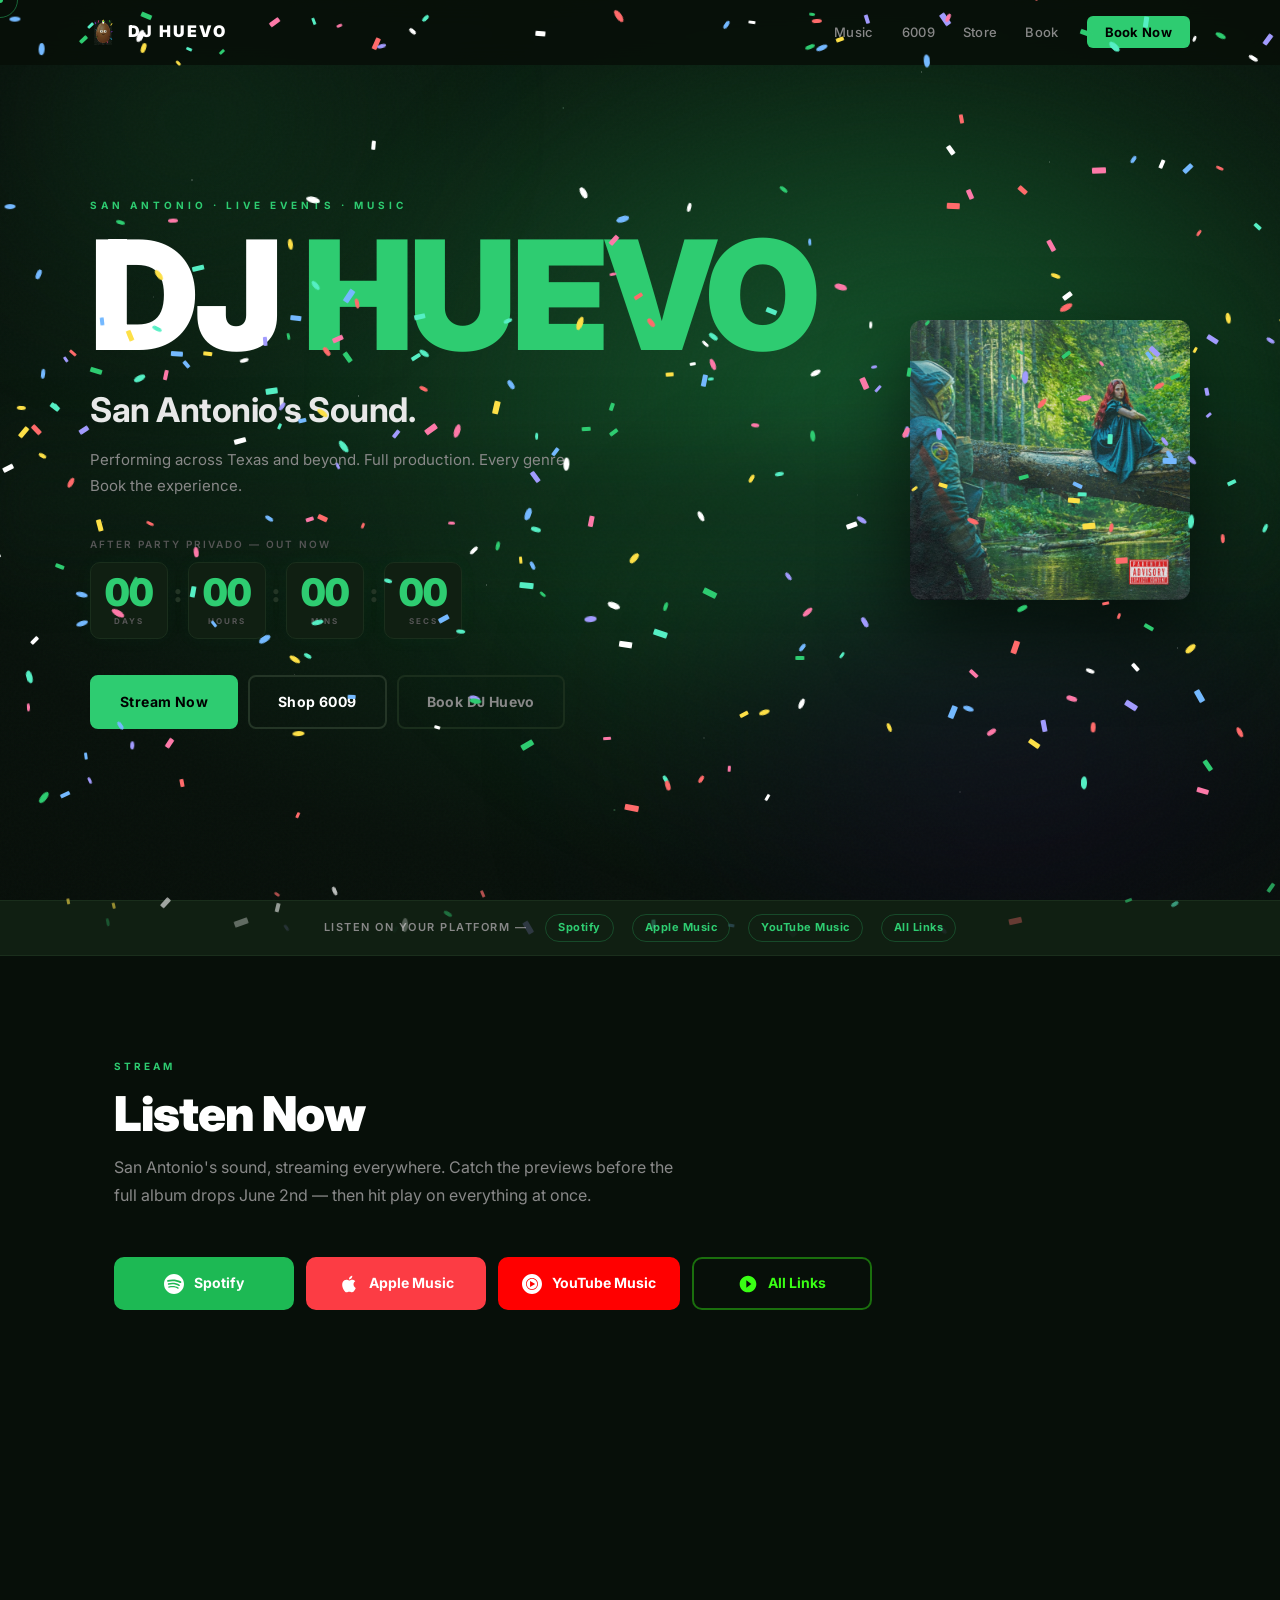
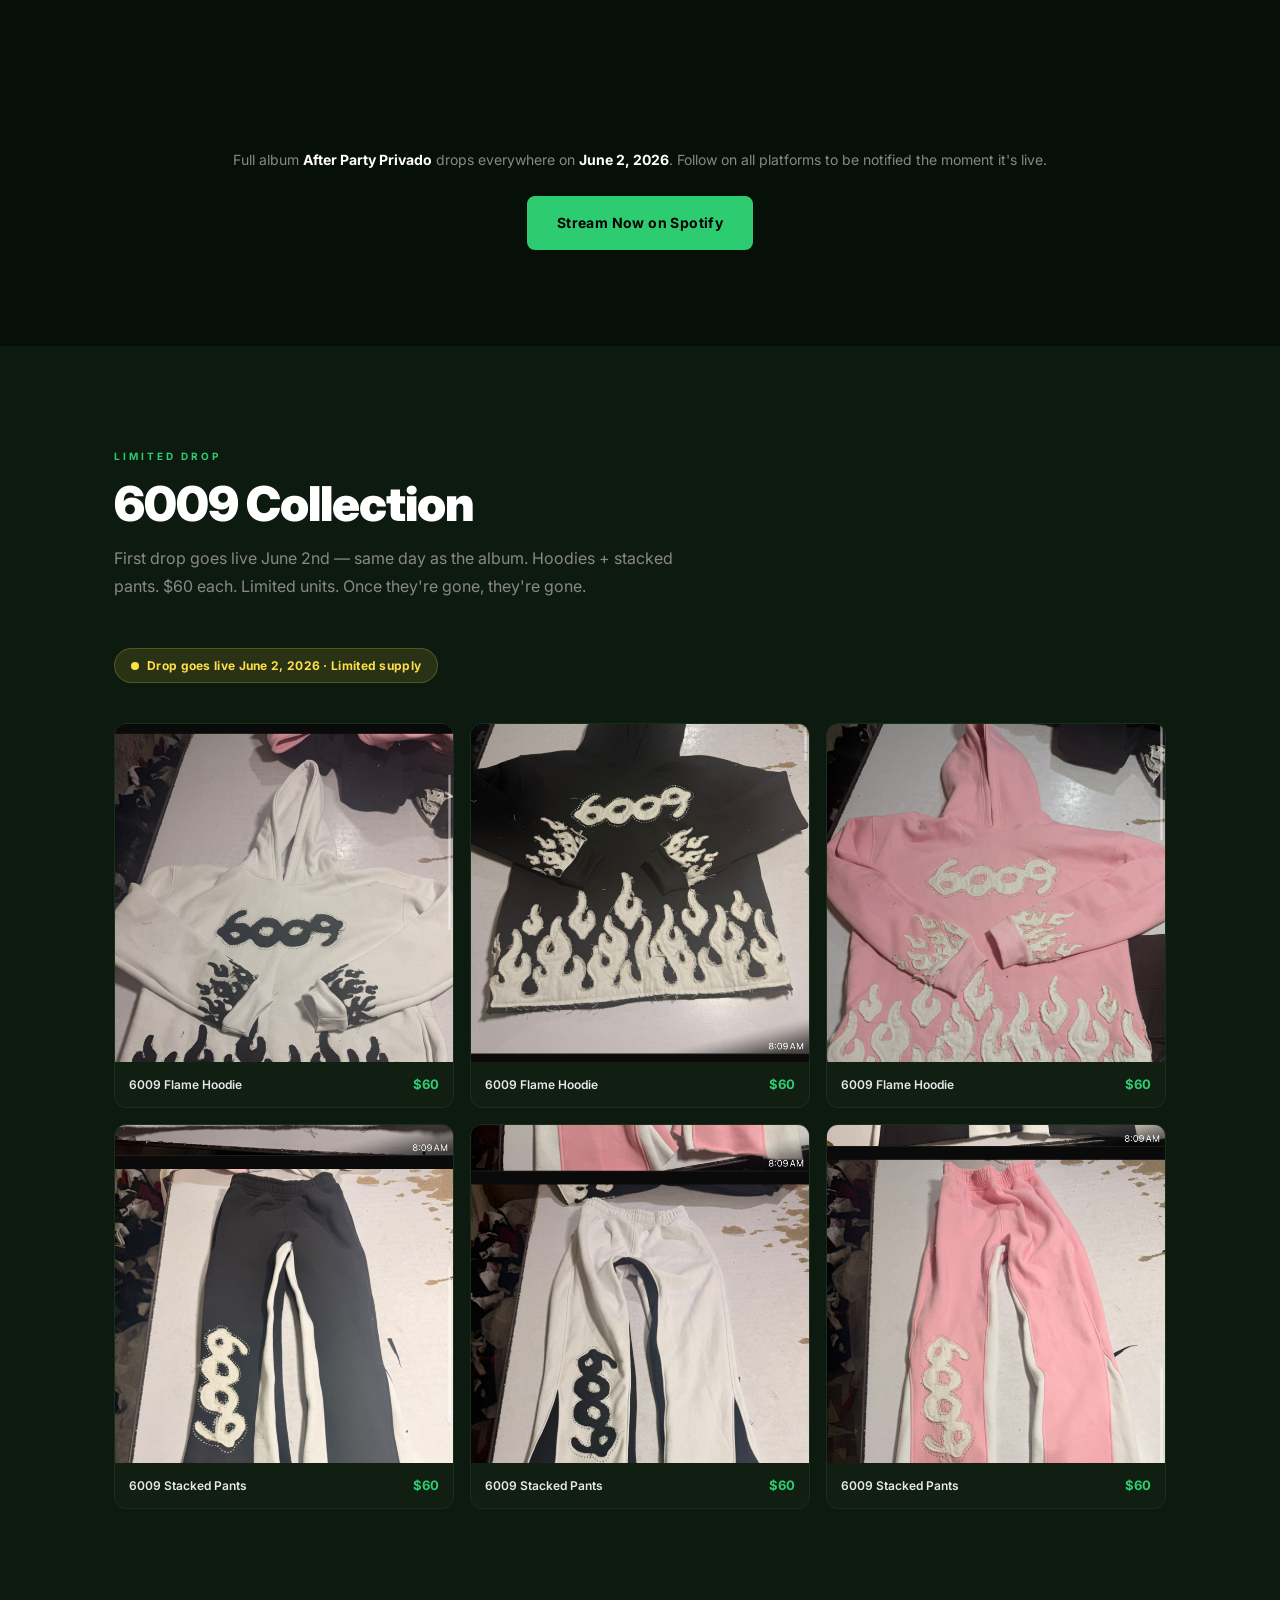
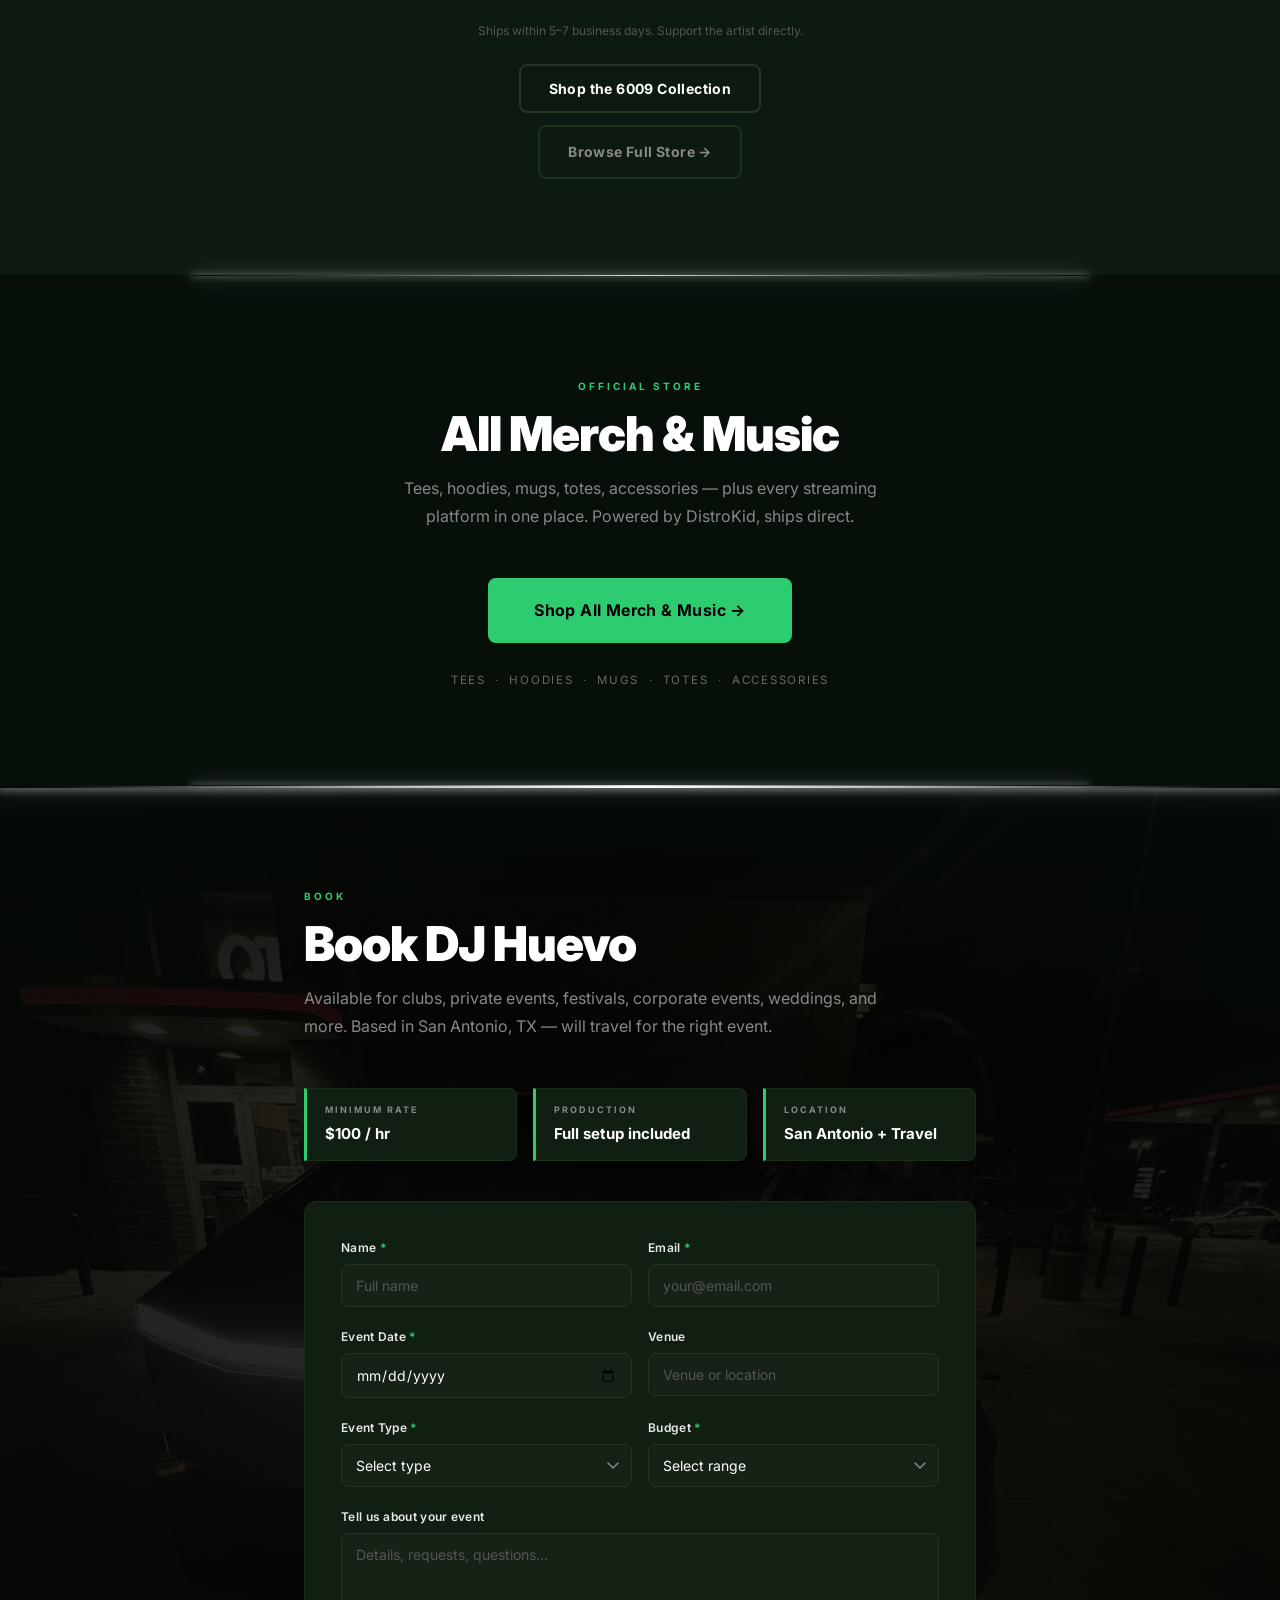
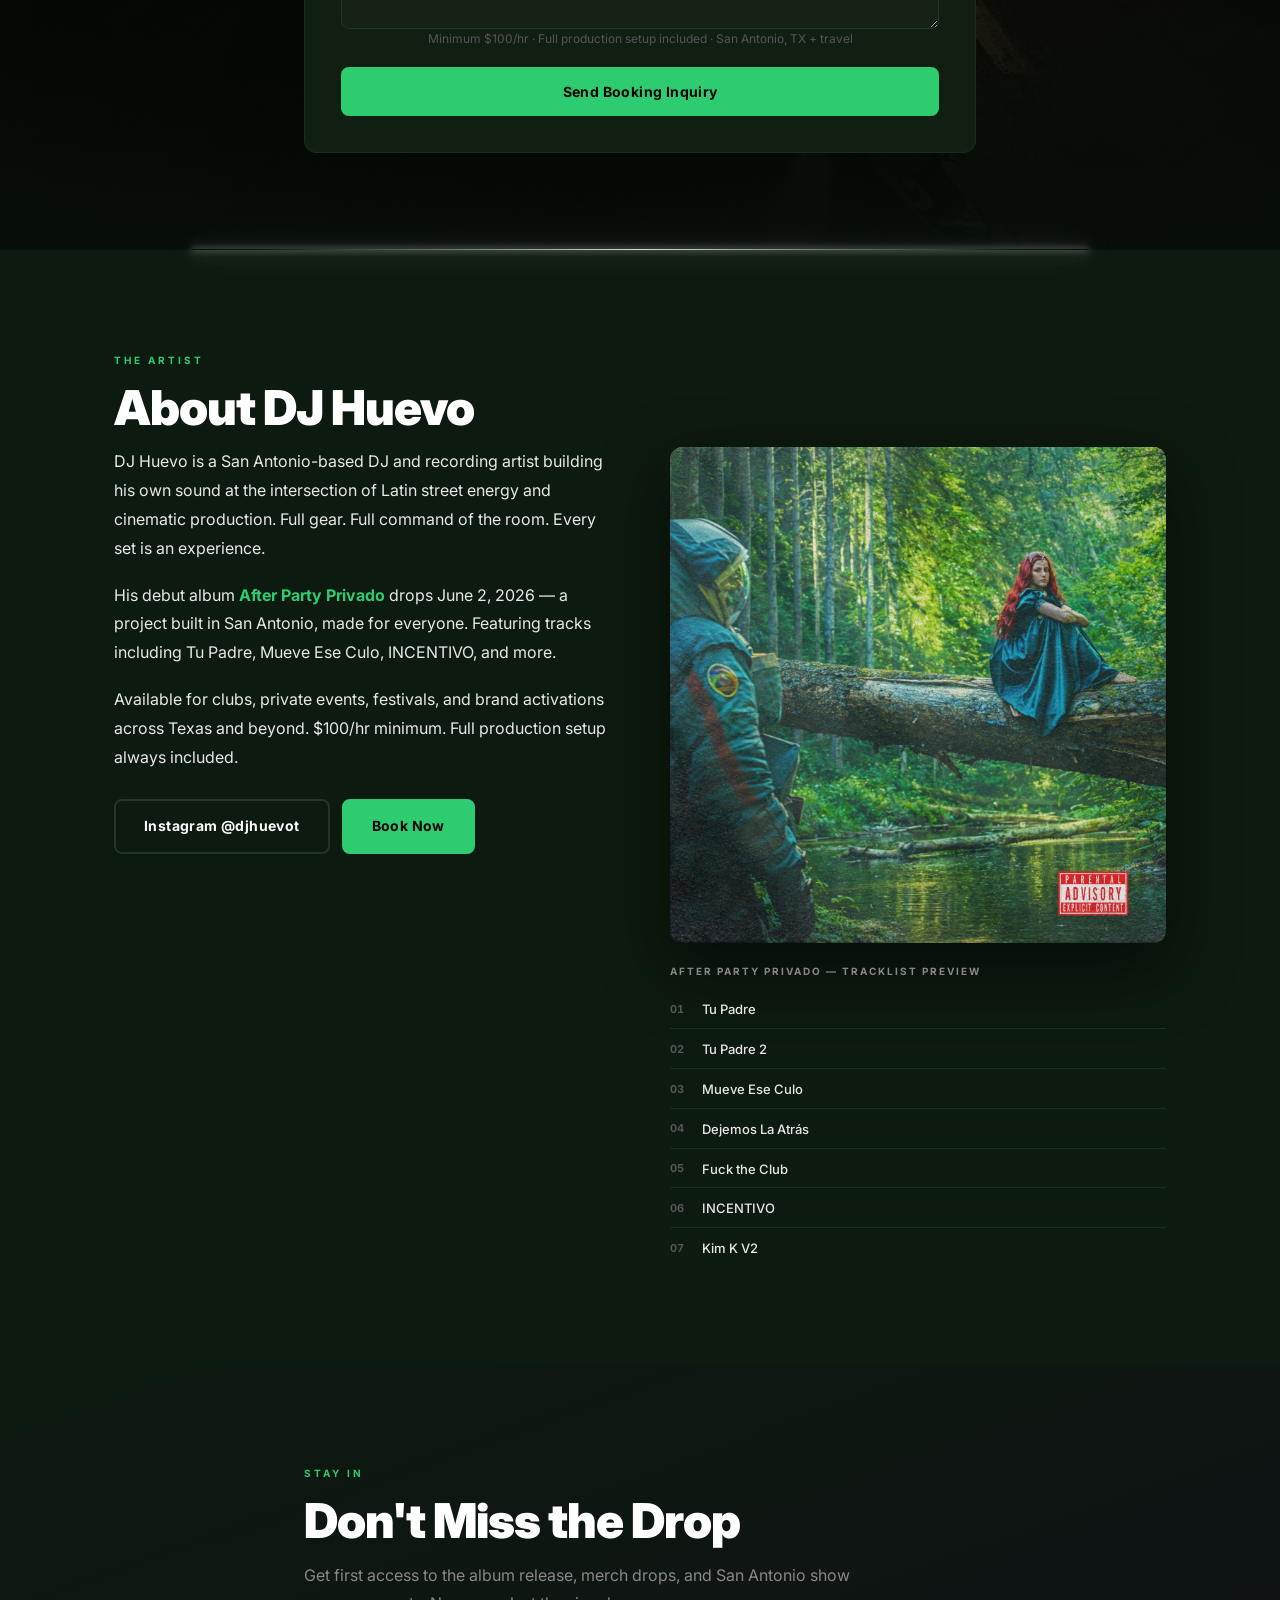
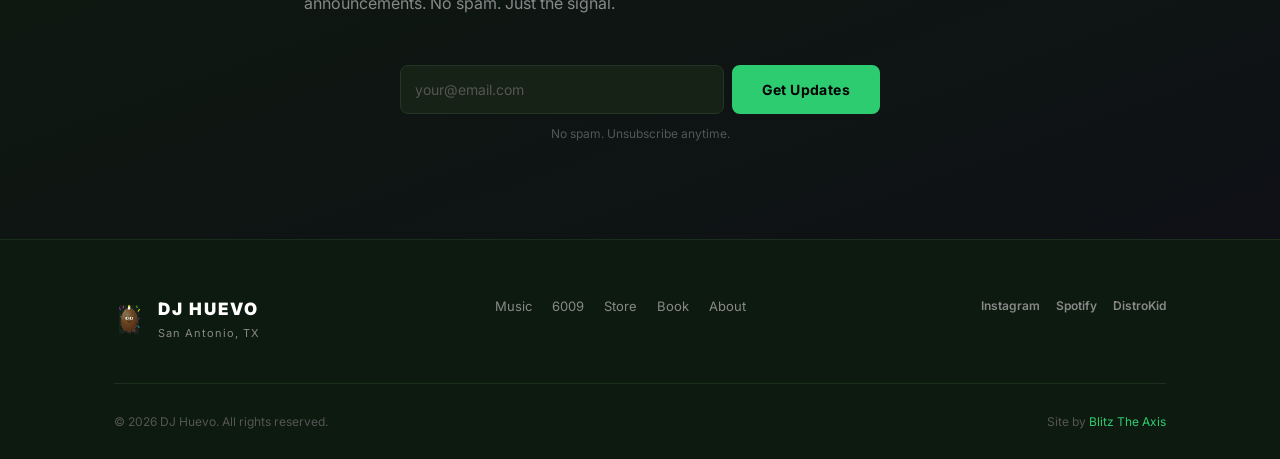
<file: index.html>
<!DOCTYPE html>
<html lang="en">
<head>
  <meta charset="UTF-8" />
  <meta name="viewport" content="width=device-width, initial-scale=1.0" />

  <!-- SEO -->
  <title>DJ Huevo — San Antonio DJ | Book Now | After Party Privado Out June 2</title>
  <meta name="description" content="DJ Huevo is San Antonio's DJ. Stream After Party Privado, shop the 6009 Collection, and book DJ Huevo for your next event. Full production setup. $100/hr minimum." />
  <meta name="keywords" content="DJ Huevo, San Antonio DJ, book a DJ, Latin DJ, After Party Privado, 6009 Collection, DJ booking San Antonio, San Antonio nightlife, Texas DJ" />
  <link rel="canonical" href="https://djhuevo.com/" />

  <!-- Open Graph -->
  <meta property="og:type" content="website" />
  <meta property="og:url" content="https://djhuevo.com/" />
  <meta property="og:title" content="DJ Huevo — San Antonio's Sound" />
  <meta property="og:description" content="Stream After Party Privado. Shop the 6009 Collection. Book DJ Huevo for your next event in San Antonio." />
  <meta property="og:image" content="images/album-cover.jpg" />
  <meta property="og:image:width" content="1200" />
  <meta property="og:image:height" content="630" />
  <meta property="og:site_name" content="DJ Huevo" />
  <meta property="og:locale" content="en_US" />

  <!-- Twitter Card -->
  <meta name="twitter:card" content="summary_large_image" />
  <meta name="twitter:site" content="@djhuevot" />
  <meta name="twitter:title" content="DJ Huevo — San Antonio's Sound" />
  <meta name="twitter:description" content="Stream After Party Privado. Shop the 6009 Collection. Book DJ Huevo for your next event." />
  <meta name="twitter:image" content="images/album-cover.jpg" />

  <!-- Google Tag Manager — replace GTM-XXXXXXX -->
  <script>(function(w,d,s,l,i){w[l]=w[l]||[];w[l].push({'gtm.start':
  new Date().getTime(),event:'gtm.js'});var f=d.getElementsByTagName(s)[0],
  j=d.createElement(s),dl=l!='dataLayer'?'&l='+l:'';j.async=true;j.src=
  'https://www.googletagmanager.com/gtm.js?id='+i+dl;f.parentNode.insertBefore(j,f);
  })(window,document,'script','dataLayer','GTM-XXXXXXX');</script>

  <!-- GA4 — replace G-XXXXXXXX -->
  <script async src="https://www.googletagmanager.com/gtag/js?id=G-XXXXXXXX"></script>
  <script>
    window.dataLayer = window.dataLayer || [];
    function gtag(){dataLayer.push(arguments);}
    gtag('js', new Date());
    gtag('config', 'G-XXXXXXXX');
  </script>

  <!-- Fonts -->
  <link rel="preconnect" href="https://fonts.googleapis.com" />
  <link rel="preconnect" href="https://fonts.gstatic.com" crossorigin />
  <link href="https://fonts.googleapis.com/css2?family=Inter:wght@300;400;500;600;700;900&display=swap" rel="stylesheet" />

  <link rel="stylesheet" href="styles.css" />
</head>
<body>
  <!-- Custom cursor -->
  <div class="cursor-dot" id="cursor-dot" aria-hidden="true"></div>
  <div class="cursor-orb" id="cursor-orb" aria-hidden="true"></div>

  <!-- GTM noscript -->
  <noscript><iframe src="https://www.googletagmanager.com/ns.html?id=GTM-XXXXXXX" height="0" width="0" style="display:none;visibility:hidden"></iframe></noscript>

  <!-- ===================== NAV ===================== -->
  <nav class="nav" id="nav" aria-label="Main navigation">
    <div class="nav-inner">
      <a href="#hero" class="nav-logo" aria-label="DJ Huevo home">
        <img src="images/dj-huevo-logo.svg" alt="DJ Huevo" class="nav-logo-img" />
        <span class="nav-logo-text">DJ HUEVO</span>
      </a>
      <button class="nav-toggle" id="nav-toggle" aria-label="Toggle menu" aria-expanded="false" aria-controls="nav-links">
        <span></span><span></span><span></span>
      </button>
      <ul class="nav-links" id="nav-links" role="list">
        <li><a href="#music" class="nav-link" data-track="navMusic">Music</a></li>
        <li><a href="#merch" class="nav-link" data-track="navMerch">6009</a></li>
        <li><a href="#store" class="nav-link" data-track="navStore">Store</a></li>
        <li><a href="#booking" class="nav-link" data-track="navBook">Book</a></li>
        <li><a href="#booking" class="nav-link nav-cta" data-track="ctaBookClick">Book Now</a></li>
      </ul>
    </div>
  </nav>

  <!-- ===================== HERO ===================== -->
  <section id="hero" class="section hero" aria-label="Hero">
    <div class="hero-bg" aria-hidden="true">
      <div class="hero-glow hero-glow--green"></div>
      <div class="hero-glow hero-glow--purple"></div>
      <div class="hero-stars"></div>
      <div class="hero-fog"></div>
    </div>

    <div class="hero-inner">
      <div class="hero-content">
        <span class="eyebrow">San Antonio · Live Events · Music</span>

        <h1 class="hero-title">DJ <span class="c-green">HUEVO</span></h1>
        <p class="hero-tagline">San Antonio's Sound.</p>
        <p class="hero-sub">Performing across Texas and beyond. Full production. Every genre. Book the experience.</p>

        <!-- Countdown -->
        <div class="countdown" aria-label="Album release countdown">
          <p class="countdown-label" id="countdown-label">After Party Privado — Album Drops In</p>
          <div class="countdown-units" role="timer" aria-live="off">
            <div class="countdown-unit">
              <span class="countdown-num" id="cd-days">00</span>
              <span class="countdown-unit-label">Days</span>
            </div>
            <span class="countdown-sep" aria-hidden="true">:</span>
            <div class="countdown-unit">
              <span class="countdown-num" id="cd-hours">00</span>
              <span class="countdown-unit-label">Hours</span>
            </div>
            <span class="countdown-sep" aria-hidden="true">:</span>
            <div class="countdown-unit">
              <span class="countdown-num" id="cd-mins">00</span>
              <span class="countdown-unit-label">Mins</span>
            </div>
            <span class="countdown-sep" aria-hidden="true">:</span>
            <div class="countdown-unit">
              <span class="countdown-num" id="cd-secs">00</span>
              <span class="countdown-unit-label">Secs</span>
            </div>
          </div>
        </div>

        <!-- Audio player -->
        <div class="audio-player" id="audio-player" aria-label="Music preview player">
          <button class="audio-btn" id="audio-toggle" aria-label="Play Tu Padre by DJ Huevo">
            <span class="audio-icon" id="audio-icon" aria-hidden="true">&#9654;</span>
          </button>
          <div class="audio-info">
            <span class="audio-track" id="audio-track-name">Tu Padre</span>
            <span class="audio-status" id="audio-status">Preview</span>
          </div>
          <div class="audio-bar" aria-hidden="true">
            <div class="audio-progress" id="audio-progress"></div>
          </div>
        </div>
        <audio id="audio-el" preload="none" aria-hidden="true"></audio>

        <!-- CTAs -->
        <div class="hero-ctas">
          <a href="#music" class="btn btn-primary" data-track="ctaStreamClick">Stream Now</a>
          <a href="#merch" class="btn btn-secondary" data-track="ctaMerchClick">Shop 6009</a>
          <a href="#booking" class="btn btn-ghost" data-track="ctaBookClick">Book DJ Huevo</a>
        </div>
      </div>

      <!-- Album art -->
      <div class="hero-art" aria-hidden="true">
        <img src="images/album-cover.jpg" alt="After Party Privado album cover — DJ Huevo" class="hero-album-art" />
        <div class="hero-art-glow"></div>
      </div>
    </div>
  </section>

  <!-- Listen bar -->
  <div class="listen-bar" aria-label="Stream DJ Huevo on your platform">
    <span class="listen-bar-label">Listen on your platform —</span>
    <a href="https://open.spotify.com/artist/1nTWI80tkOcM5kQyXSzasu" class="listen-bar-link" target="_blank" rel="noopener noreferrer" data-track="spotifyClick" aria-label="Listen on Spotify">Spotify</a>
    <a href="https://music.apple.com/us/artist/dj-huevo/1229824021" class="listen-bar-link" target="_blank" rel="noopener noreferrer" data-track="appleMusicClick" aria-label="Listen on Apple Music">Apple Music</a>
    <a href="https://music.youtube.com/channel/UCJrV6je1dMRMkDFnUoS1AIw" class="listen-bar-link" target="_blank" rel="noopener noreferrer" data-track="youtubeMusicClick" aria-label="Listen on YouTube Music">YouTube Music</a>
    <a href="https://direct.distrokid.com/djhuevo/" class="listen-bar-link" target="_blank" rel="noopener noreferrer" data-track="distrokidListenClick" aria-label="All links on DistroKid">All Links</a>
  </div>

  <!-- ===================== MUSIC ===================== -->
  <section id="music" class="section" aria-labelledby="music-heading">
    <div class="container">
      <span class="section-label">Stream</span>
      <h2 id="music-heading" class="section-title">Listen Now</h2>
      <p class="section-sub">San Antonio's sound, streaming everywhere. Catch the previews before the full album drops June 2nd — then hit play on everything at once.</p>

      <div class="platforms">
        <a href="https://open.spotify.com/artist/1nTWI80tkOcM5kQyXSzasu" class="platform-btn platform-spotify" target="_blank" rel="noopener noreferrer" data-track="spotifyClick" aria-label="Open DJ Huevo on Spotify">
          <svg class="platform-icon" viewBox="0 0 24 24" aria-hidden="true" focusable="false"><path d="M12 0C5.4 0 0 5.4 0 12s5.4 12 12 12 12-5.4 12-12S18.66 0 12 0zm5.521 17.34c-.24.359-.66.48-1.021.24-2.82-1.74-6.36-2.101-10.561-1.141-.418.122-.779-.179-.899-.539-.12-.421.18-.78.54-.9 4.56-1.021 8.52-.6 11.64 1.32.42.18.479.659.301 1.02zm1.44-3.3c-.301.42-.841.6-1.262.3-3.239-1.98-8.159-2.58-11.939-1.38-.479.12-1.02-.12-1.14-.6-.12-.48.12-1.021.6-1.141C9.6 9.9 15 10.561 18.72 12.84c.361.181.54.78.241 1.2zm.12-3.36C15.24 8.4 8.82 8.16 5.16 9.301c-.6.179-1.2-.181-1.38-.721-.18-.601.18-1.2.72-1.381 4.26-1.26 11.28-1.02 15.721 1.621.539.3.719 1.02.419 1.56-.299.421-1.02.599-1.559.3z"/></svg>
          Spotify
        </a>
        <a href="https://music.apple.com/us/artist/dj-huevo/1229824021" class="platform-btn platform-apple" target="_blank" rel="noopener noreferrer" data-track="appleMusicClick" aria-label="Open DJ Huevo on Apple Music">
          <svg class="platform-icon" viewBox="0 0 24 24" aria-hidden="true" focusable="false"><path d="M18.71 19.5c-.83 1.24-1.71 2.45-3.05 2.47-1.34.03-1.77-.79-3.29-.79-1.53 0-2 .77-3.27.82-1.31.05-2.3-1.32-3.14-2.53C4.25 17 2.94 12.45 4.7 9.39c.87-1.52 2.43-2.48 4.12-2.51 1.28-.02 2.5.87 3.29.87.78 0 2.26-1.07 3.8-.91.65.03 2.47.26 3.64 1.98-.09.06-2.17 1.28-2.15 3.81.03 3.02 2.65 4.03 2.68 4.04-.03.07-.42 1.44-1.38 2.83M13 3.5c.73-.83 1.94-1.46 2.94-1.5.13 1.17-.34 2.35-1.04 3.19-.69.85-1.83 1.51-2.95 1.42-.15-1.15.41-2.35 1.05-3.11z"/></svg>
          Apple Music
        </a>
        <a href="https://music.youtube.com/channel/UCJrV6je1dMRMkDFnUoS1AIw" class="platform-btn platform-youtube" target="_blank" rel="noopener noreferrer" data-track="youtubeMusicClick" aria-label="Open DJ Huevo on YouTube Music">
          <svg class="platform-icon" viewBox="0 0 24 24" aria-hidden="true" focusable="false"><path d="M12 0C5.376 0 0 5.376 0 12s5.376 12 12 12 12-5.376 12-12S18.624 0 12 0zm0 19.104c-3.924 0-7.104-3.18-7.104-7.104S8.076 4.896 12 4.896s7.104 3.18 7.104 7.104-3.18 7.104-7.104 7.104zm0-13.332c-3.432 0-6.228 2.796-6.228 6.228S8.568 18.228 12 18.228s6.228-2.796 6.228-6.228S15.432 5.772 12 5.772zM9.684 15.54V8.46L15.816 12l-6.132 3.54z"/></svg>
          YouTube Music
        </a>
        <a href="https://direct.distrokid.com/djhuevo/" class="platform-btn" target="_blank" rel="noopener noreferrer" data-track="distrokidListenClick" aria-label="All links on DistroKid" style="border-color:rgba(57,255,20,0.4);color:#39FF14;">
          <svg class="platform-icon" viewBox="0 0 24 24" aria-hidden="true" focusable="false" style="fill:#39FF14;"><path d="M12 2C6.48 2 2 6.48 2 12s4.48 10 10 10 10-4.48 10-10S17.52 2 12 2zm-2 14.5v-9l6 4.5-6 4.5z"/></svg>
          All Links
        </a>
      </div>

      <!-- Spotify embed -->
      <div class="spotify-wrap">
        <iframe
          id="spotify-embed"
          style="border-radius:12px"
          src="https://open.spotify.com/embed/artist/1nTWI80tkOcM5kQyXSzasu?utm_source=generator&theme=0"
          width="100%"
          height="352"
          frameborder="0"
          allowfullscreen
          allow="autoplay; clipboard-write; encrypted-media; fullscreen; picture-in-picture"
          loading="lazy"
          title="DJ Huevo on Spotify"
          aria-label="Spotify player for DJ Huevo"
        ></iframe>
      </div>

      <p class="music-note">Full album <strong>After Party Privado</strong> drops everywhere on <strong>June 2, 2026</strong>. Follow on all platforms to be notified the moment it's live.</p>
      <a href="https://open.spotify.com/artist/1nTWI80tkOcM5kQyXSzasu" class="btn btn-primary btn-center" target="_blank" rel="noopener noreferrer" data-track="ctaStreamClick">Stream Now on Spotify</a>
    </div>
  </section>

  <!-- ===================== MERCH ===================== -->
  <section id="merch" class="section section-alt" aria-labelledby="merch-heading">
    <div class="container">
      <span class="section-label">Limited Drop</span>
      <h2 id="merch-heading" class="section-title">6009 Collection</h2>
      <p class="section-sub">First drop goes live June 2nd — same day as the album. Hoodies + stacked pants. $60 each. Limited units. Once they're gone, they're gone.</p>

      <div class="merch-badge" aria-live="polite">
        <span class="merch-badge-dot" aria-hidden="true"></span>
        Drop goes live June 2, 2026 · Limited supply
      </div>

      <!-- Merch image grid -->
      <div class="merch-grid" aria-label="6009 Collection preview">
        <div class="merch-card">
          <img src="images/merch-hoodie-white.jpg" alt="6009 Flame Hoodie in White — $60" class="merch-img" loading="lazy" />
          <div class="merch-card-info">
            <span class="merch-card-name">6009 Flame Hoodie</span>
            <span class="merch-card-price">$60</span>
          </div>
        </div>
        <div class="merch-card">
          <img src="images/merch-hoodie-black.jpg" alt="6009 Flame Hoodie in Black — $60" class="merch-img" loading="lazy" />
          <div class="merch-card-info">
            <span class="merch-card-name">6009 Flame Hoodie</span>
            <span class="merch-card-price">$60</span>
          </div>
        </div>
        <div class="merch-card">
          <img src="images/merch-hoodie-pink.jpg" alt="6009 Flame Hoodie in Pink — $60" class="merch-img" loading="lazy" />
          <div class="merch-card-info">
            <span class="merch-card-name">6009 Flame Hoodie</span>
            <span class="merch-card-price">$60</span>
          </div>
        </div>
        <div class="merch-card">
          <img src="images/merch-pants-black.jpg" alt="6009 Stacked Pants in Black — $60" class="merch-img" loading="lazy" />
          <div class="merch-card-info">
            <span class="merch-card-name">6009 Stacked Pants</span>
            <span class="merch-card-price">$60</span>
          </div>
        </div>
        <div class="merch-card">
          <img src="images/merch-pants-white.jpg" alt="6009 Stacked Pants in White — $60" class="merch-img" loading="lazy" />
          <div class="merch-card-info">
            <span class="merch-card-name">6009 Stacked Pants</span>
            <span class="merch-card-price">$60</span>
          </div>
        </div>
        <div class="merch-card">
          <img src="images/merch-pants-pink.jpg" alt="6009 Stacked Pants in Pink — $60" class="merch-img" loading="lazy" />
          <div class="merch-card-info">
            <span class="merch-card-name">6009 Stacked Pants</span>
            <span class="merch-card-price">$60</span>
          </div>
        </div>
      </div>

      <!-- Shopify Buy Button embed -->
      <div class="shopify-wrap" id="shopify-wrap">
        <div id="collection-component-1778036588622" aria-label="Shop 6009 Collection"></div>
      </div>

      <p class="merch-note">Ships within 5–7 business days. Support the artist directly.</p>
      <button class="btn btn-secondary btn-center" id="shop-cta" data-track="ctaMerchClick" type="button">Shop the 6009 Collection</button>
      <a href="#store" class="btn btn-ghost btn-center" data-track="moreStoreClick" style="margin-top:0.75rem;display:block;">Browse Full Store →</a>
    </div>
  </section>

  <!-- LED BAR DIVIDER -->
  <div class="led-bar" aria-hidden="true"></div>

  <!-- ===================== DISTROKID STORE ===================== -->
  <section id="store" class="section" aria-labelledby="store-heading">
    <div class="container" style="text-align:center;">
      <span class="section-label">Official Store</span>
      <h2 id="store-heading" class="section-title">All Merch &amp; Music</h2>
      <p class="section-sub" style="max-width:540px;margin-left:auto;margin-right:auto;">
        Tees, hoodies, mugs, totes, accessories — plus every streaming platform in one place.
        Powered by DistroKid, ships direct.
      </p>

      <div style="margin:2.75rem 0 1.75rem;">
        <a
          href="https://direct.distrokid.com/djhuevo/"
          class="btn btn-primary"
          target="_blank"
          rel="noopener noreferrer"
          data-track="distrokidStoreClick"
          style="font-size:1rem;padding:1.1rem 2.75rem;display:inline-block;"
        >Shop All Merch &amp; Music &rarr;</a>
      </div>

      <p style="font-size:0.72rem;color:rgba(255,255,255,0.38);letter-spacing:0.15em;text-transform:uppercase;font-family:inherit;">
        Tees &nbsp;&middot;&nbsp; Hoodies &nbsp;&middot;&nbsp; Mugs &nbsp;&middot;&nbsp; Totes &nbsp;&middot;&nbsp; Accessories
      </p>
    </div>
  </section>

  <!-- LED BAR DIVIDER -->
  <div class="led-bar" aria-hidden="true"></div>

  <!-- ===================== BOOKING ===================== -->
  <section id="booking" class="section" aria-labelledby="booking-heading">
    <div class="led-bar-top" aria-hidden="true"></div>
    <div class="container container-narrow">
      <span class="section-label">Book</span>
      <h2 id="booking-heading" class="section-title">Book DJ Huevo</h2>
      <p class="section-sub">Available for clubs, private events, festivals, corporate events, weddings, and more. Based in San Antonio, TX — will travel for the right event.</p>

      <div class="booking-meta">
        <div class="booking-meta-item">
          <span class="booking-meta-label">Minimum Rate</span>
          <span class="booking-meta-value">$100 / hr</span>
        </div>
        <div class="booking-meta-item">
          <span class="booking-meta-label">Production</span>
          <span class="booking-meta-value">Full setup included</span>
        </div>
        <div class="booking-meta-item">
          <span class="booking-meta-label">Location</span>
          <span class="booking-meta-value">San Antonio + Travel</span>
        </div>
      </div>

      <form class="booking-form" id="booking-form" aria-label="Booking inquiry form" novalidate>
        <div class="form-row form-row-2">
          <div class="form-group">
            <label class="form-label" for="f-name">Name <span class="req" aria-hidden="true">*</span></label>
            <input class="form-input" type="text" id="f-name" name="name" placeholder="Full name" required autocomplete="name" aria-required="true" />
          </div>
          <div class="form-group">
            <label class="form-label" for="f-email">Email <span class="req" aria-hidden="true">*</span></label>
            <input class="form-input" type="email" id="f-email" name="email" placeholder="your@email.com" required autocomplete="email" aria-required="true" />
          </div>
        </div>
        <div class="form-row form-row-2">
          <div class="form-group">
            <label class="form-label" for="f-date">Event Date <span class="req" aria-hidden="true">*</span></label>
            <input class="form-input" type="date" id="f-date" name="event_date" required aria-required="true" />
          </div>
          <div class="form-group">
            <label class="form-label" for="f-venue">Venue</label>
            <input class="form-input" type="text" id="f-venue" name="venue" placeholder="Venue or location" autocomplete="off" />
          </div>
        </div>
        <div class="form-row form-row-2">
          <div class="form-group">
            <label class="form-label" for="f-type">Event Type <span class="req" aria-hidden="true">*</span></label>
            <select class="form-input form-select" id="f-type" name="event_type" required aria-required="true">
              <option value="" disabled selected>Select type</option>
              <option value="club">Club Night</option>
              <option value="private">Private Event</option>
              <option value="festival">Festival</option>
              <option value="corporate">Corporate</option>
              <option value="wedding">Wedding</option>
              <option value="other">Other</option>
            </select>
          </div>
          <div class="form-group">
            <label class="form-label" for="f-budget">Budget <span class="req" aria-hidden="true">*</span></label>
            <select class="form-input form-select" id="f-budget" name="budget" required aria-required="true">
              <option value="" disabled selected>Select range</option>
              <option value="500-999">$500 – $999</option>
              <option value="1000-2499">$1,000 – $2,499</option>
              <option value="2500-4999">$2,500 – $4,999</option>
              <option value="5000+">$5,000+</option>
            </select>
          </div>
        </div>
        <div class="form-group">
          <label class="form-label" for="f-message">Tell us about your event</label>
          <textarea class="form-input form-textarea" id="f-message" name="message" placeholder="Details, requests, questions..." rows="4"></textarea>
        </div>
        <!-- UTM hidden fields -->
        <input type="hidden" name="utm_source" id="f-utm-source" />
        <input type="hidden" name="utm_medium" id="f-utm-medium" />
        <input type="hidden" name="utm_campaign" id="f-utm-campaign" />
        <input type="hidden" name="utm_term" id="f-utm-term" />
        <input type="hidden" name="utm_content" id="f-utm-content" />
        <p class="form-note">Minimum $100/hr · Full production setup included · San Antonio, TX + travel</p>
        <button type="submit" class="btn btn-primary btn-full" data-track="bookingSubmit">Send Booking Inquiry</button>
      </form>
    </div>
  </section>

  <!-- LED BAR DIVIDER -->
  <div class="led-bar" aria-hidden="true"></div>

  <!-- ===================== ABOUT / MEDIA ===================== -->
  <section id="about" class="section section-alt" aria-labelledby="about-heading">
    <div class="container">
      <span class="section-label">The Artist</span>
      <h2 id="about-heading" class="section-title">About DJ Huevo</h2>

      <div class="about-layout">
        <div class="about-text">
          <p class="about-para">DJ Huevo is a San Antonio-based DJ and recording artist building his own sound at the intersection of Latin street energy and cinematic production. Full gear. Full command of the room. Every set is an experience.</p>
          <p class="about-para">His debut album <strong>After Party Privado</strong> drops June 2, 2026 — a project built in San Antonio, made for everyone. Featuring tracks including Tu Padre, Mueve Ese Culo, INCENTIVO, and more.</p>
          <p class="about-para">Available for clubs, private events, festivals, and brand activations across Texas and beyond. $100/hr minimum. Full production setup always included.</p>
          <div class="about-ctas">
            <a href="https://www.instagram.com/djhuevot/" class="btn btn-secondary" target="_blank" rel="noopener noreferrer" data-track="instagramClick">Instagram @djhuevot</a>
            <a href="#booking" class="btn btn-primary" data-track="ctaBookClick">Book Now</a>
          </div>
        </div>
        <div class="about-art">
          <div class="about-art-frame">
            <img src="images/album-cover.jpg" alt="DJ Huevo — After Party Privado album artwork" class="about-album" loading="lazy" />
          </div>
          <div class="about-tracks" aria-label="Album tracks">
            <p class="about-tracks-label">After Party Privado — Tracklist Preview</p>
            <ul class="track-list">
              <li class="track-item"><span class="track-num">01</span><span class="track-name">Tu Padre</span></li>
              <li class="track-item"><span class="track-num">02</span><span class="track-name">Tu Padre 2</span></li>
              <li class="track-item"><span class="track-num">03</span><span class="track-name">Mueve Ese Culo</span></li>
              <li class="track-item"><span class="track-num">04</span><span class="track-name">Dejemos La Atrás</span></li>
              <li class="track-item"><span class="track-num">05</span><span class="track-name">Fuck the Club</span></li>
              <li class="track-item"><span class="track-num">06</span><span class="track-name">INCENTIVO</span></li>
              <li class="track-item"><span class="track-num">07</span><span class="track-name">Kim K V2</span></li>
            </ul>
          </div>
        </div>
      </div>
    </div>
  </section>

  <!-- ===================== EMAIL CAPTURE ===================== -->
  <section id="email-capture" class="section section-email" aria-labelledby="email-heading">
    <div class="container container-narrow">
      <span class="section-label">Stay In</span>
      <h2 id="email-heading" class="section-title">Don't Miss the Drop</h2>
      <p class="section-sub">Get first access to the album release, merch drops, and San Antonio show announcements. No spam. Just the signal.</p>
      <form class="email-form" id="email-form" aria-label="Email signup" novalidate>
        <div class="email-row">
          <input type="email" class="form-input email-input" name="email" id="ef-email" placeholder="your@email.com" required aria-label="Your email address" aria-required="true" autocomplete="email" />
          <button type="submit" class="btn btn-primary" data-track="emailSignup" data-source="email-section">Get Updates</button>
        </div>
        <input type="hidden" name="utm_source" id="ef-utm-source" />
        <input type="hidden" name="utm_medium" id="ef-utm-medium" />
        <input type="hidden" name="utm_campaign" id="ef-utm-campaign" />
        <p class="email-disclaimer">No spam. Unsubscribe anytime.</p>
      </form>
    </div>
  </section>

  <!-- ===================== FOOTER ===================== -->
  <footer class="footer" aria-label="Site footer">
    <div class="container">
      <div class="footer-top">
        <div class="footer-brand">
          <img src="images/dj-huevo-logo.svg" alt="DJ Huevo" class="footer-logo" />
          <div>
            <span class="footer-name">DJ HUEVO</span>
            <span class="footer-location">San Antonio, TX</span>
          </div>
        </div>
        <nav class="footer-nav" aria-label="Footer navigation">
          <a href="#music" class="footer-link">Music</a>
          <a href="#merch" class="footer-link">6009</a>
          <a href="https://direct.distrokid.com/djhuevo/" class="footer-link" target="_blank" rel="noopener noreferrer" data-track="distrokidFooterClick">Store</a>
          <a href="#booking" class="footer-link">Book</a>
          <a href="#about" class="footer-link">About</a>
        </nav>
        <div class="footer-socials">
          <a href="https://www.instagram.com/djhuevot/" class="footer-social" target="_blank" rel="noopener noreferrer" aria-label="Instagram">Instagram</a>
          <a href="https://open.spotify.com/artist/1nTWI80tkOcM5kQyXSzasu" class="footer-social" target="_blank" rel="noopener noreferrer" aria-label="Spotify">Spotify</a>
          <a href="https://direct.distrokid.com/djhuevo/" class="footer-social" target="_blank" rel="noopener noreferrer" aria-label="DistroKid">DistroKid</a>
        </div>
      </div>
      <div class="footer-bottom">
        <p class="footer-copy">&copy; 2026 DJ Huevo. All rights reserved.</p>
        <p class="footer-credit">Site by <a href="https://blitztheaxis.com" class="footer-credit-link" target="_blank" rel="noopener noreferrer">Blitz The Axis</a></p>
      </div>
    </div>
  </footer>

  <!-- Shopify Buy Button SDK -->
  <script src="https://sdks.shopifycdn.com/buy-button/latest/buy-button-storefront.min.js"></script>
  <script src="app.js"></script>
</body>
</html>
</file>
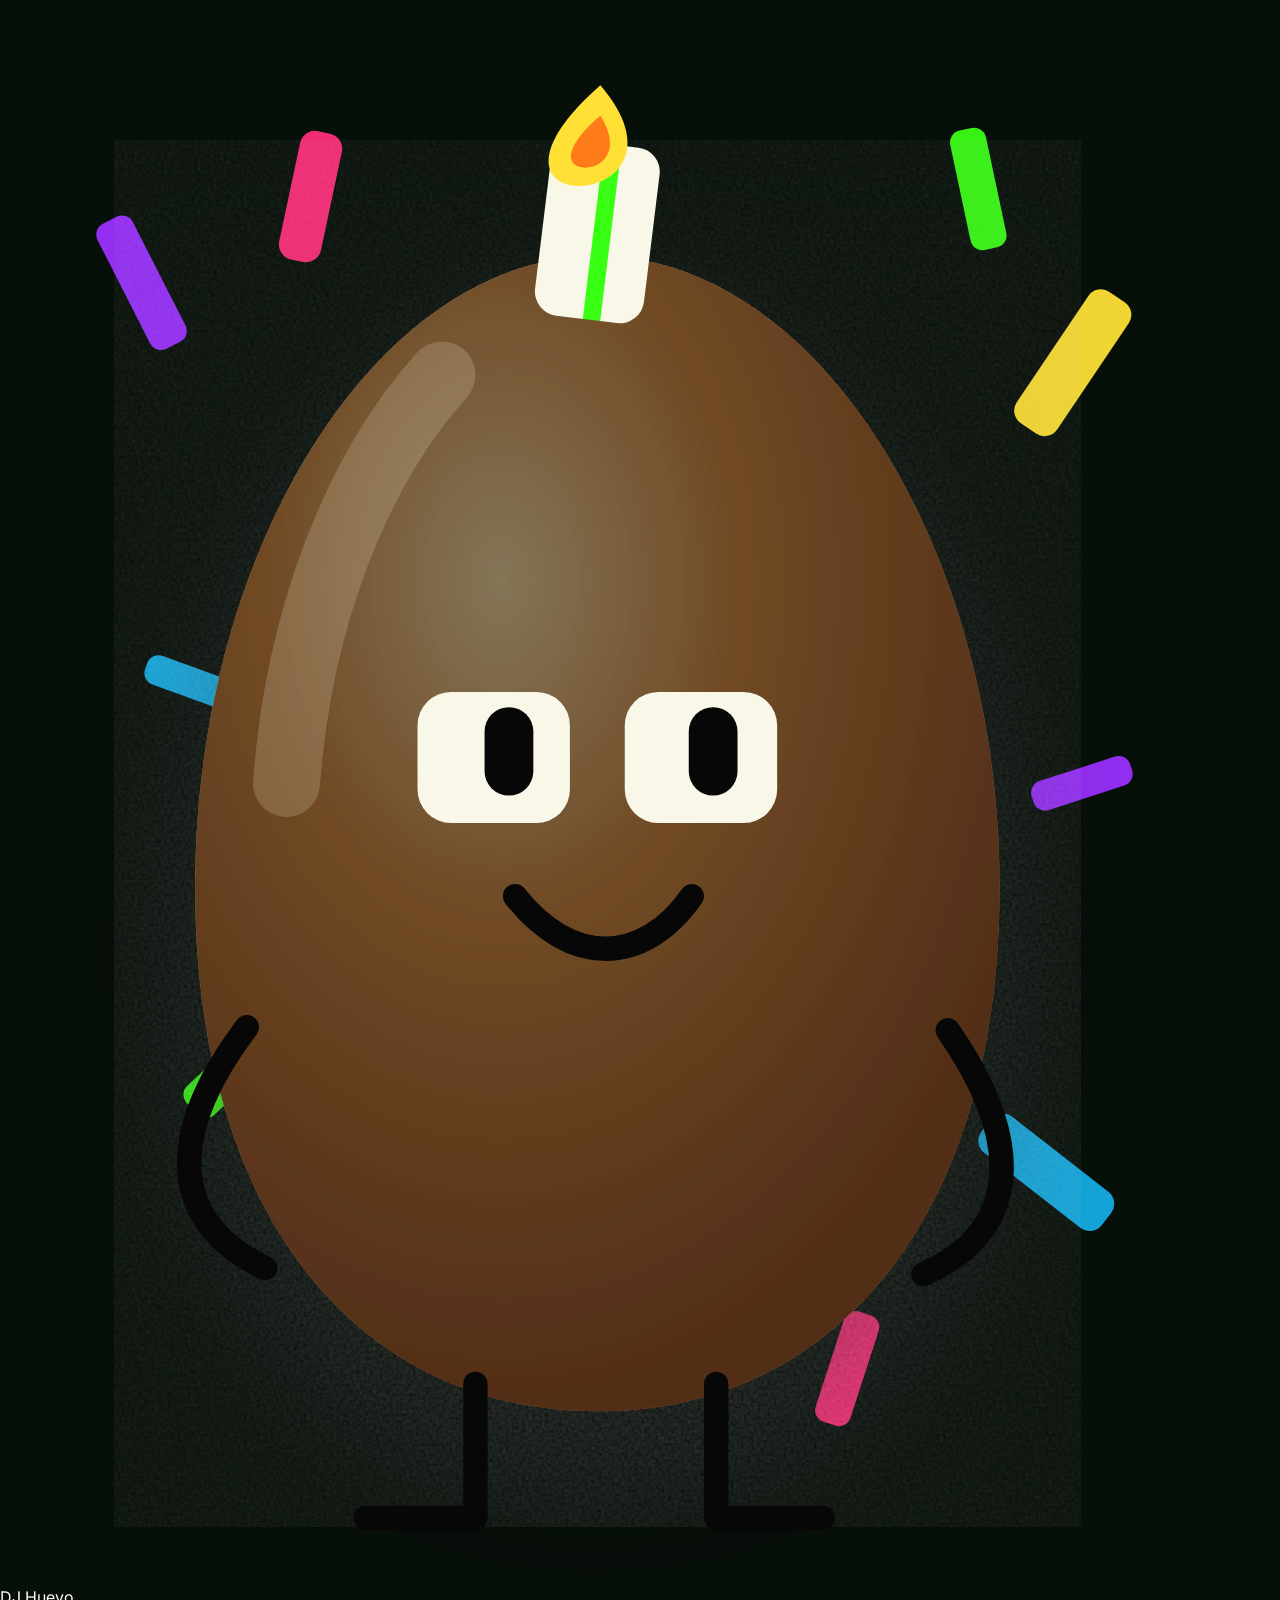
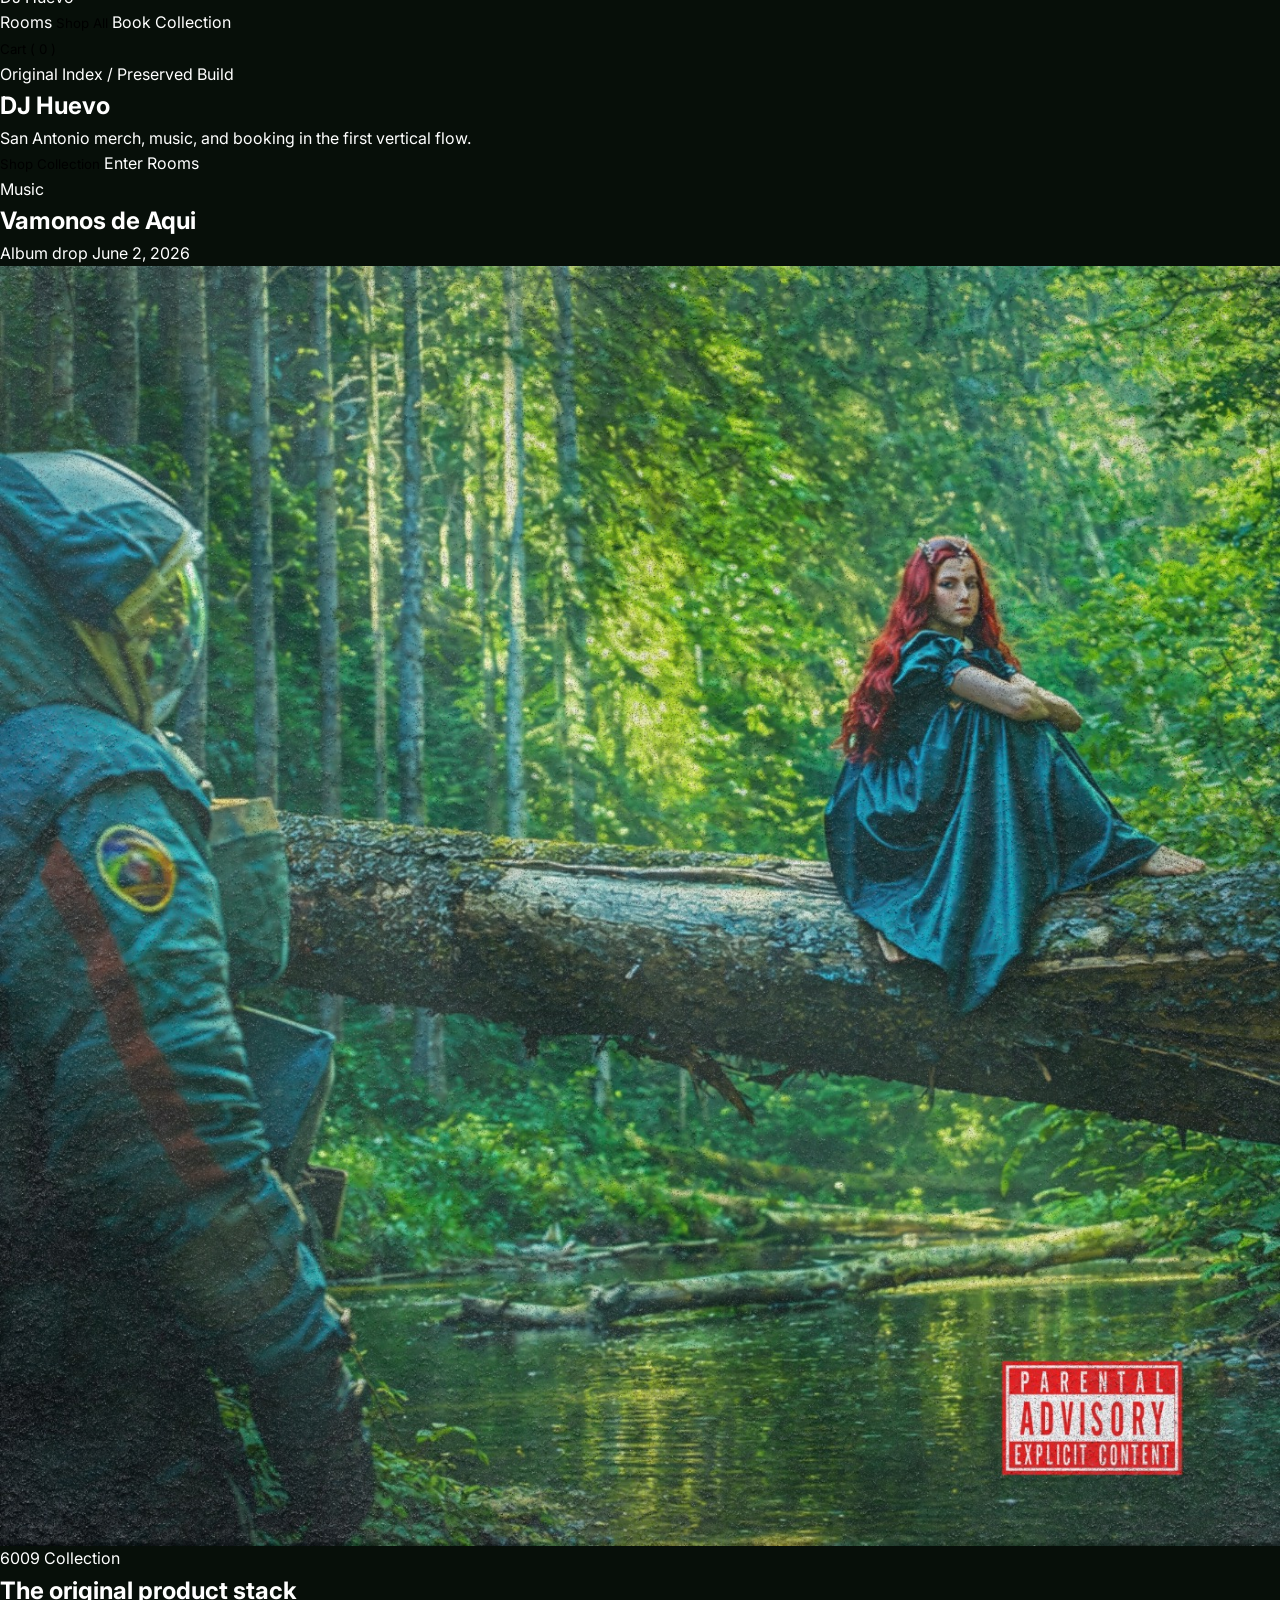
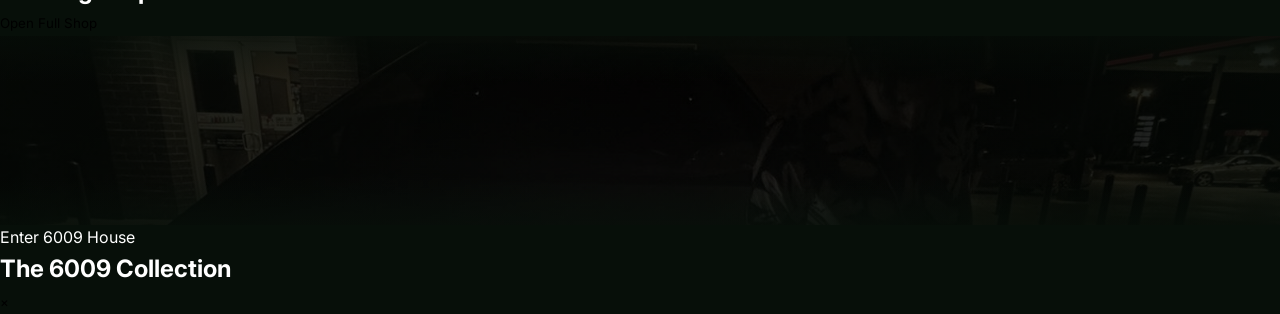
<file: archive.html>
<!DOCTYPE html>
<html lang="en">
<head>
  <meta charset="UTF-8" />
  <meta name="viewport" content="width=device-width, initial-scale=1.0" />
  <meta name="description" content="The archived original DJ Huevo storefront: a vertical-stack version of the 6009 Collection site." />
  <title>DJ Huevo - Original Index Archive</title>
  <link rel="preconnect" href="https://fonts.googleapis.com" />
  <link rel="preconnect" href="https://fonts.gstatic.com" crossorigin />
  <link href="https://fonts.googleapis.com/css2?family=Archivo+Black&amp;family=Oswald:wght@400;500;600;700&amp;family=Inter:wght@300;400;500;600&amp;display=swap" rel="stylesheet" />
  <link rel="stylesheet" href="styles.css" />
</head>
<body data-page="archive">
  <header class="archive-nav" aria-label="Archive navigation">
    <a class="archive-logo" href="index.html#map">
      <img src="images/dj-huevo-logo.svg" alt="" />
      <span>DJ Huevo</span>
    </a>
    <nav>
      <a href="index.html#map">Rooms</a>
      <button type="button" data-open-shop>Shop All</button>
      <a href="booking.html">Book</a>
      <a href="#collection">Collection</a>
    </nav>
    <button class="cart-link archive-cart" type="button" data-open-shop>Cart ( <span data-cart-count>0</span> )</button>
  </header>

  <main class="archive-page" id="archive-root">
    <section class="archive-hero">
      <div class="archive-hero-bg" aria-hidden="true"></div>
      <div class="archive-hero-copy">
        <p>Original Index / Preserved Build</p>
        <h1>DJ Huevo</h1>
        <span>San Antonio merch, music, and booking in the first vertical flow.</span>
        <div class="archive-actions">
          <button type="button" data-open-shop>Shop Collection</button>
          <a href="index.html#closet">Enter Rooms</a>
        </div>
      </div>
    </section>

    <section class="archive-section archive-music" id="music">
      <div>
        <p class="archive-kicker">Music</p>
        <h2>Vamonos de Aqui</h2>
        <span>Album drop June 2, 2026</span>
        <div class="archive-streaming" id="archive-streaming" aria-label="Streaming service links"></div>
      </div>
      <img src="images/album-cover.jpg" alt="Vamonos de Aqui album art" />
    </section>

    <section class="archive-section" id="collection">
      <div class="archive-section-head">
        <p class="archive-kicker">6009 Collection</p>
        <h2>The original product stack</h2>
        <button type="button" data-open-shop>Open Full Shop</button>
      </div>
      <div class="archive-products" id="archive-products"></div>
    </section>

    <section class="archive-section archive-booking" id="booking">
      <div>
        <p class="archive-kicker">Bookings</p>
        <h2>Book Huevo</h2>
        <span>$100/hr minimum - all gear included</span>
      </div>
      <form class="archive-form" id="booking-form">
        <input type="text" name="name" placeholder="Name" required />
        <input type="email" name="email" placeholder="Email" required />
        <input type="date" name="event-date" required />
        <input type="text" name="event-type" placeholder="Event type" required />
        <input type="text" name="venue" placeholder="Venue / address" required />
        <input type="text" name="budget" placeholder="Budget" required />
        <textarea name="notes" placeholder="Notes" rows="4"></textarea>
        <button type="submit">Send Request</button>
        <p id="form-success" hidden>Request ready in your email app.</p>
      </form>
    </section>
  </main>

  <a class="rooms-jump" href="index.html#map" aria-label="Return to immersive room experience">Enter 6009 House</a>

  <div class="drawer-overlay" id="drawer-overlay" hidden></div>
  <aside class="shop-drawer" id="shop-drawer" aria-labelledby="drawer-title" aria-hidden="true">
    <div class="drawer-header">
      <h2 class="drawer-title" id="drawer-title">The <span>6009</span> Collection</h2>
      <button class="drawer-close" id="drawer-close" type="button" aria-label="Close shop drawer">&times;</button>
    </div>
    <div class="shopify-buy-wrap">
      <div id="collection-component-1778036588622"></div>
    </div>
  </aside>

  <script src="https://sdks.shopifycdn.com/buy-button/latest/buy-button-storefront.min.js"></script>
  <script src="store-data.js"></script>
  <script src="app.js"></script>
</body>
</html>
</file>
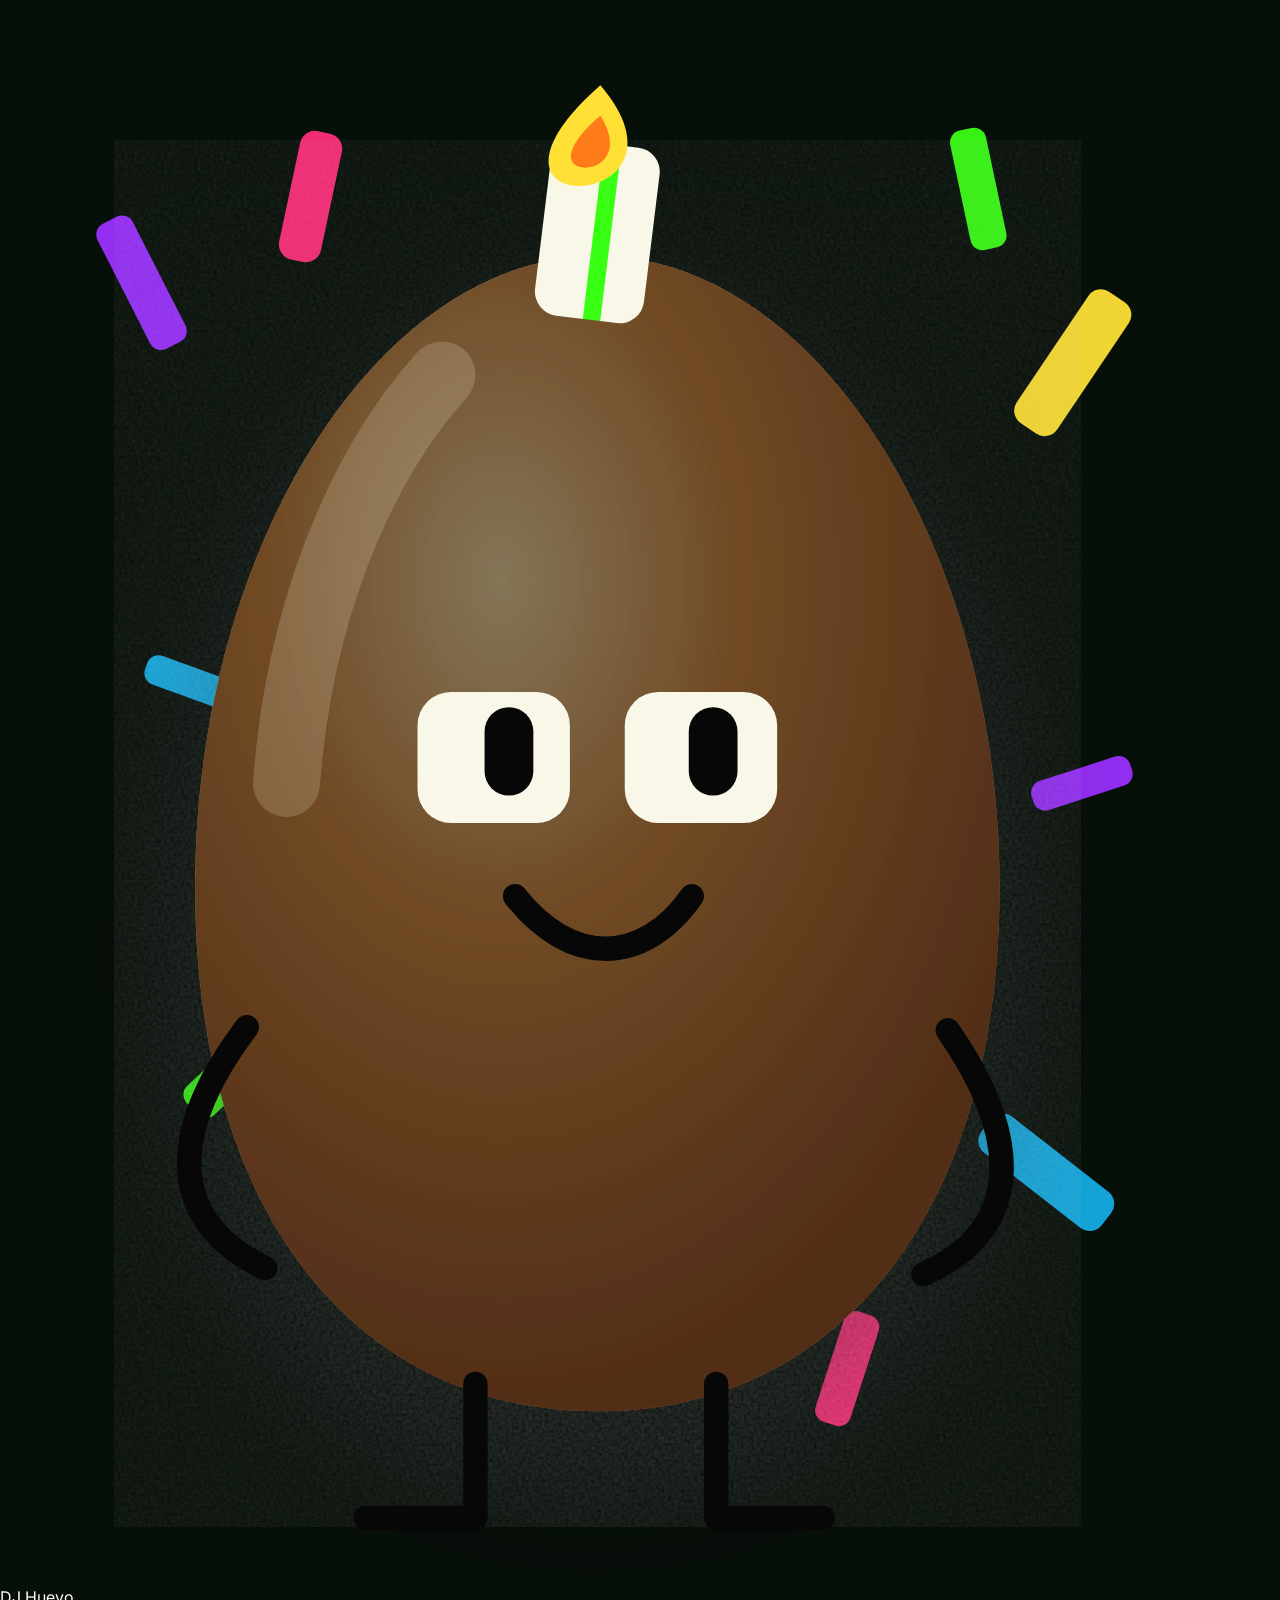
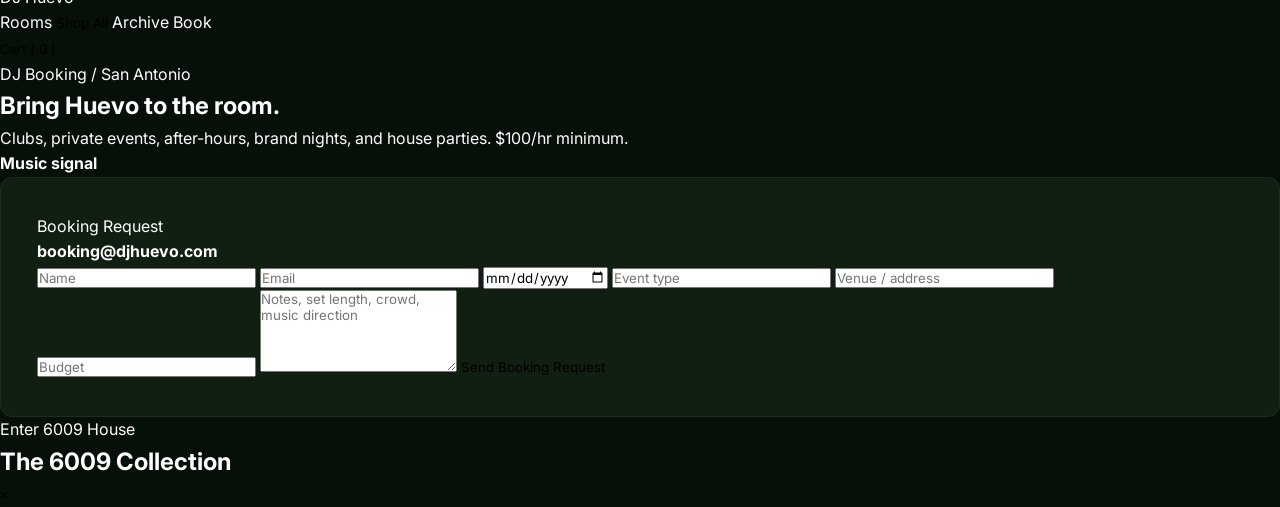
<file: booking.html>
<!DOCTYPE html>
<html lang="en">
<head>
  <meta charset="UTF-8" />
  <meta name="viewport" content="width=device-width, initial-scale=1.0" />
  <meta name="description" content="Book DJ Huevo for clubs, private events, and San Antonio late-night rooms." />
  <title>DJ Huevo - Booking</title>
  <link rel="preconnect" href="https://fonts.googleapis.com" />
  <link rel="preconnect" href="https://fonts.gstatic.com" crossorigin />
  <link href="https://fonts.googleapis.com/css2?family=Archivo+Black&amp;family=Oswald:wght@400;500;600;700&amp;family=Inter:wght@300;400;500;600&amp;display=swap" rel="stylesheet" />
  <link rel="stylesheet" href="styles.css" />
</head>
<body data-page="booking">
  <header class="archive-nav booking-nav" aria-label="Booking navigation">
    <a class="archive-logo" href="index.html#map">
      <img src="images/dj-huevo-logo.svg" alt="" />
      <span>DJ Huevo</span>
    </a>
    <nav>
      <a href="index.html#map">Rooms</a>
      <button type="button" data-open-shop>Shop All</button>
      <a href="archive.html">Archive</a>
      <a href="#booking-form">Book</a>
    </nav>
    <button class="cart-link archive-cart" type="button" data-open-shop>Cart ( <span data-cart-count>0</span> )</button>
  </header>

  <main class="booking-page">
    <section class="booking-hero">
      <div class="booking-hero-bg" aria-hidden="true"></div>
      <div class="booking-copy">
        <p>DJ Booking / San Antonio</p>
        <h1>Bring Huevo to the room.</h1>
        <span>Clubs, private events, after-hours, brand nights, and house parties. $100/hr minimum.</span>
        <div class="booking-mini-music">
          <b>Music signal</b>
          <div id="booking-streaming" aria-label="Streaming service links"></div>
        </div>
      </div>
      <form class="archive-form booking-form" id="booking-form">
        <div class="booking-form-head">
          <p>Booking Request</p>
          <strong>booking@djhuevo.com</strong>
        </div>
        <input type="text" name="name" placeholder="Name" required />
        <input type="email" name="email" placeholder="Email" required />
        <input type="date" name="event-date" required />
        <input type="text" name="event-type" placeholder="Event type" required />
        <input type="text" name="venue" placeholder="Venue / address" required />
        <input type="text" name="budget" placeholder="Budget" required />
        <textarea name="notes" placeholder="Notes, set length, crowd, music direction" rows="5"></textarea>
        <button type="submit">Send Booking Request</button>
        <p id="form-success" hidden>Request ready in your email app.</p>
      </form>
    </section>
  </main>

  <a class="rooms-jump" href="index.html#map" aria-label="Return to immersive room experience">Enter 6009 House</a>

  <div class="drawer-overlay" id="drawer-overlay" hidden></div>
  <aside class="shop-drawer" id="shop-drawer" aria-labelledby="drawer-title" aria-hidden="true">
    <div class="drawer-header">
      <h2 class="drawer-title" id="drawer-title">The <span>6009</span> Collection</h2>
      <button class="drawer-close" id="drawer-close" type="button" aria-label="Close shop drawer">&times;</button>
    </div>
    <div class="shopify-buy-wrap">
      <div id="collection-component-1778036588622"></div>
    </div>
  </aside>

  <script src="https://sdks.shopifycdn.com/buy-button/latest/buy-button-storefront.min.js"></script>
  <script src="store-data.js"></script>
  <script src="app.js"></script>
</body>
</html>
</file>
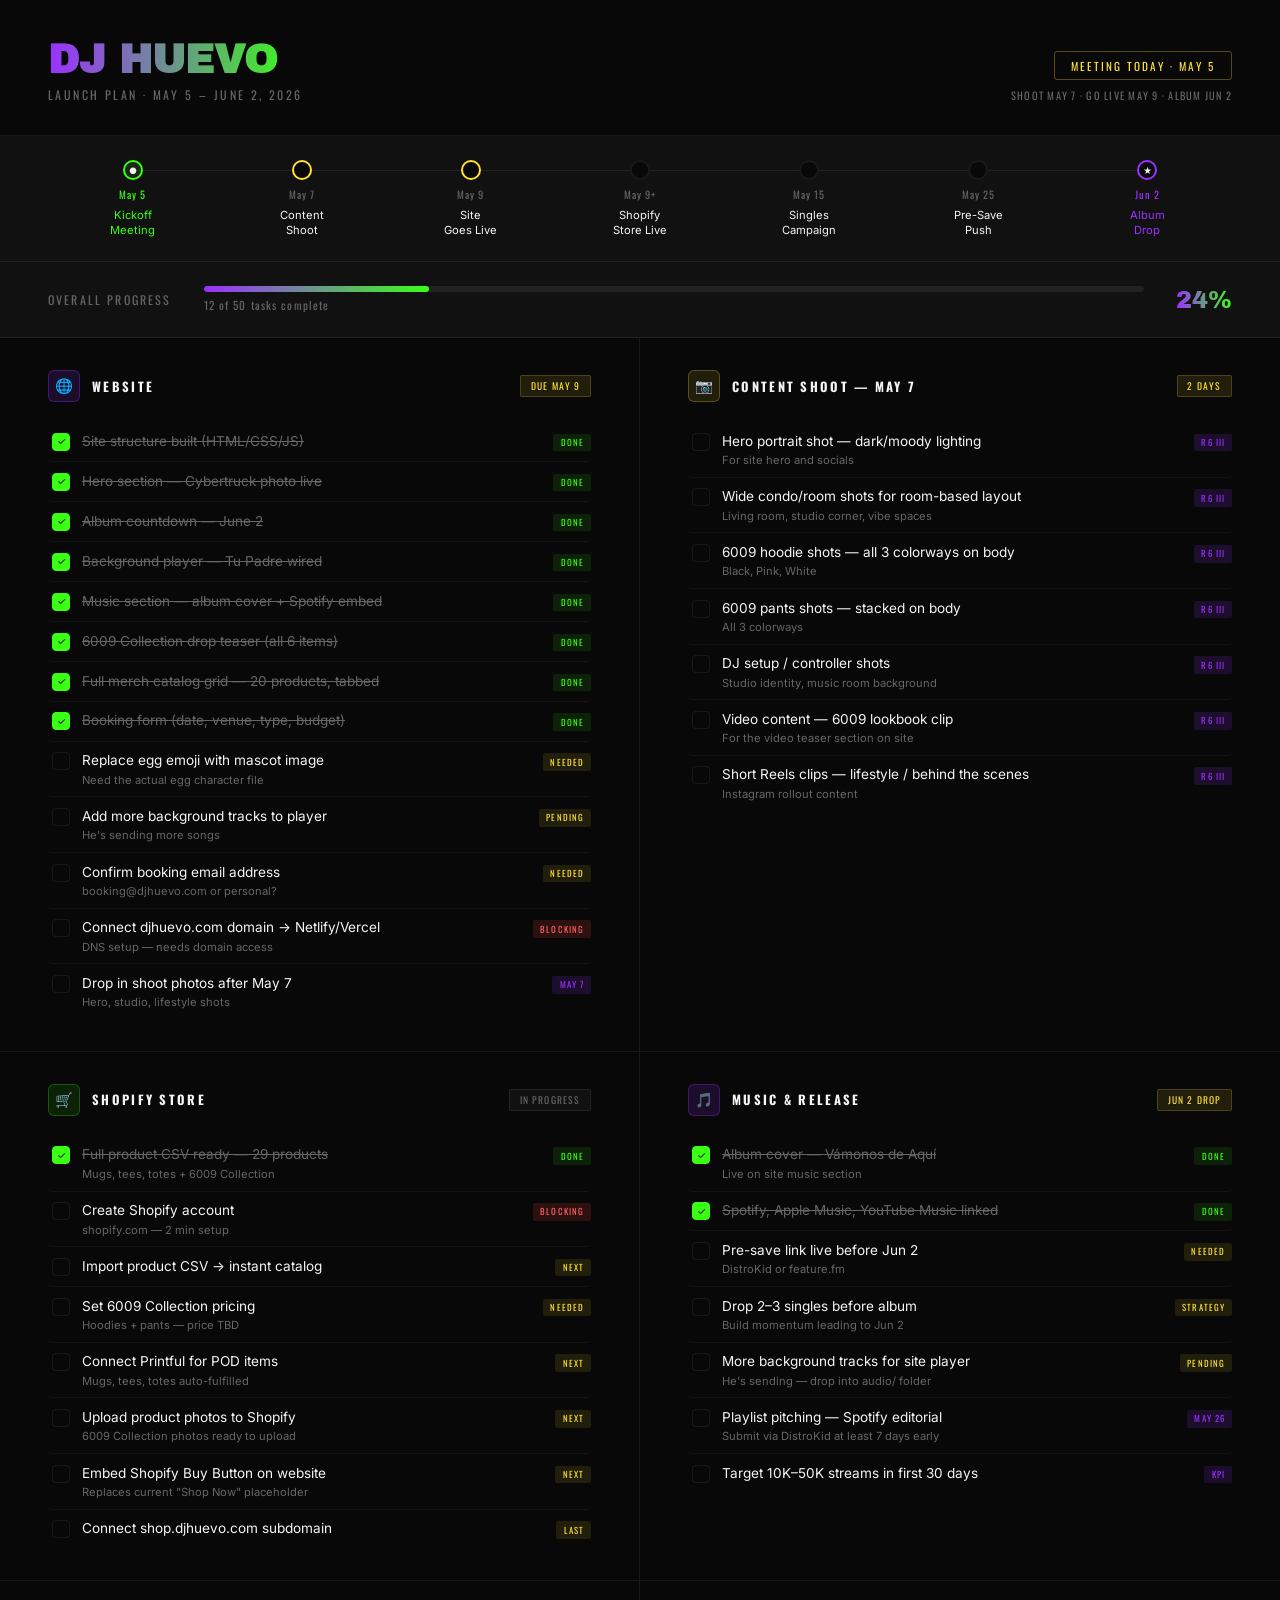
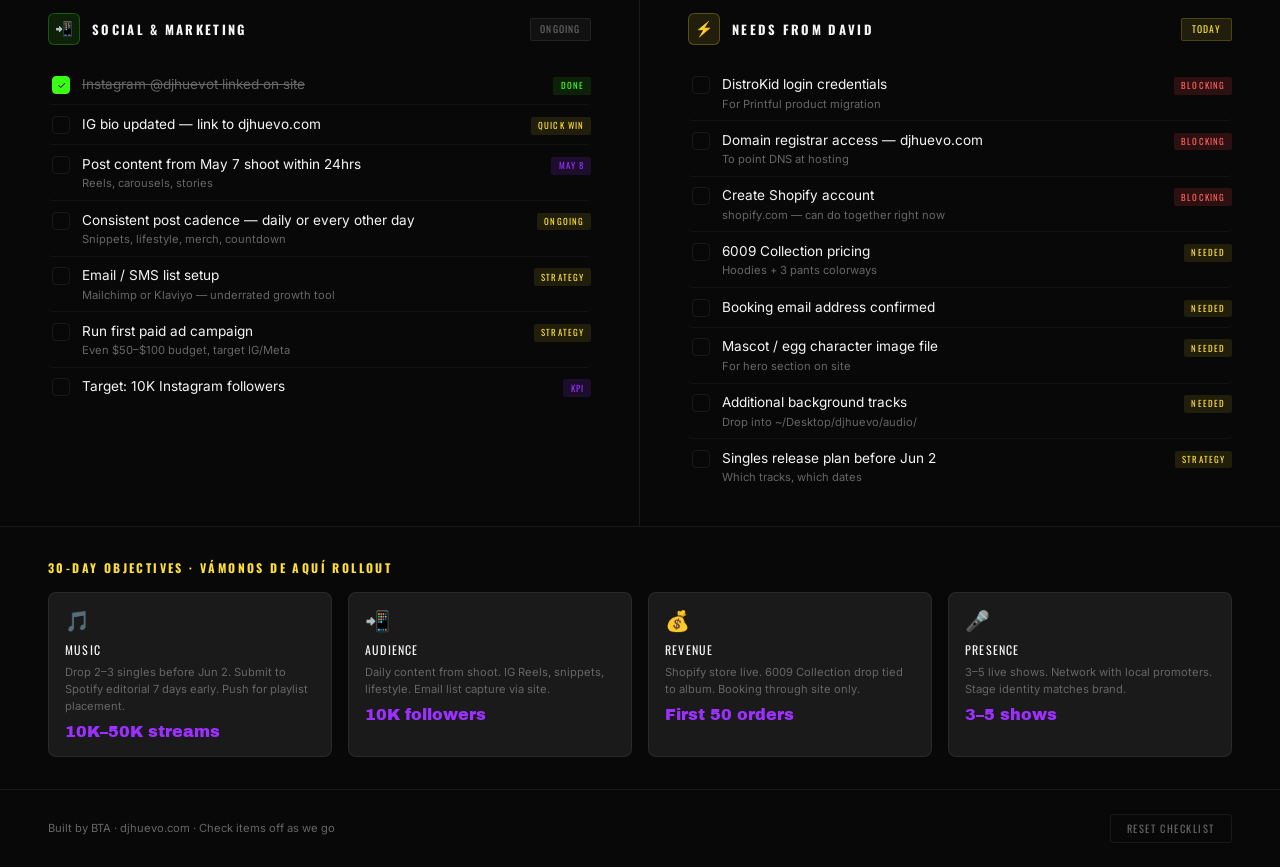
<file: meeting.html>
<!DOCTYPE html>
<html lang="en">
<head>
  <meta charset="UTF-8" />
  <meta name="viewport" content="width=device-width, initial-scale=1.0" />
  <title>DJ Huevo — Launch Plan</title>
  <link href="https://fonts.googleapis.com/css2?family=Archivo+Black&family=Oswald:wght@400;500;600;700&family=Inter:wght@300;400;500&display=swap" rel="stylesheet" />
  <style>
    :root {
      --bg:      #080808;
      --s1:      #111111;
      --s2:      #1a1a1a;
      --purple:  #9B30FF;
      --green:   #39FF14;
      --yellow:  #FFE135;
      --white:   #F5F5F5;
      --muted:   #666;
      --border:  rgba(255,255,255,0.07);
      --fd: 'Archivo Black', sans-serif;
      --fh: 'Oswald', sans-serif;
      --fb: 'Inter', sans-serif;
    }
    *, *::before, *::after { box-sizing: border-box; margin: 0; padding: 0; }
    body { background: var(--bg); color: var(--white); font-family: var(--fb); min-height: 100vh; }

    /* HEADER */
    .header {
      padding: 2.5rem 3rem 2rem;
      border-bottom: 1px solid var(--border);
      display: flex; align-items: flex-end; justify-content: space-between; gap: 2rem;
      flex-wrap: wrap;
    }
    .header-left h1 {
      font-family: var(--fd); font-size: 2.5rem; line-height: 1;
      background: linear-gradient(90deg, var(--purple), var(--green));
      -webkit-background-clip: text; -webkit-text-fill-color: transparent; background-clip: text;
    }
    .header-left p {
      font-family: var(--fh); font-size: 0.75rem; letter-spacing: 0.2em;
      text-transform: uppercase; color: var(--muted); margin-top: 0.4rem;
    }
    .header-right { text-align: right; }
    .date-badge {
      font-family: var(--fh); font-size: 0.7rem; letter-spacing: 0.18em;
      text-transform: uppercase; color: var(--yellow);
      border: 1px solid rgba(255,225,53,0.3); padding: 0.35rem 1rem;
      border-radius: 3px; display: inline-block; margin-bottom: 0.5rem;
    }

    /* OVERALL PROGRESS */
    .progress-wrap {
      padding: 1.5rem 3rem;
      background: var(--s1);
      border-bottom: 1px solid var(--border);
      display: flex; align-items: center; gap: 2rem; flex-wrap: wrap;
    }
    .progress-label {
      font-family: var(--fh); font-size: 0.75rem; letter-spacing: 0.18em;
      text-transform: uppercase; color: var(--muted); white-space: nowrap;
    }
    .progress-bar-wrap { flex: 1; min-width: 200px; }
    .progress-bar {
      height: 6px; background: var(--border); border-radius: 3px; overflow: hidden;
    }
    .progress-fill {
      height: 100%; width: 0%;
      background: linear-gradient(90deg, var(--purple), var(--green));
      border-radius: 3px; transition: width 0.4s ease;
    }
    .progress-pct {
      font-family: var(--fd); font-size: 1.5rem;
      background: linear-gradient(90deg, var(--purple), var(--green));
      -webkit-background-clip: text; -webkit-text-fill-color: transparent; background-clip: text;
      white-space: nowrap;
    }
    .progress-count {
      font-family: var(--fh); font-size: 0.7rem; letter-spacing: 0.1em;
      color: var(--muted); margin-top: 0.3rem;
    }

    /* MAIN LAYOUT */
    .main { display: grid; grid-template-columns: 1fr 1fr; gap: 0; }

    /* SECTION */
    .section {
      padding: 2rem 3rem;
      border-right: 1px solid var(--border);
      border-bottom: 1px solid var(--border);
    }
    .section:nth-child(even) { border-right: none; }

    .section-title {
      display: flex; align-items: center; gap: 0.75rem;
      margin-bottom: 1.25rem;
    }
    .section-icon {
      width: 32px; height: 32px; border-radius: 6px;
      display: flex; align-items: center; justify-content: center;
      font-size: 0.9rem; flex-shrink: 0;
    }
    .icon-purple { background: rgba(155,48,255,0.15); border: 1px solid rgba(155,48,255,0.3); }
    .icon-green  { background: rgba(57,255,20,0.1);  border: 1px solid rgba(57,255,20,0.25); }
    .icon-yellow { background: rgba(255,225,53,0.1); border: 1px solid rgba(255,225,53,0.25); }
    .icon-white  { background: rgba(255,255,255,0.05); border: 1px solid var(--border); }

    .section-title h2 {
      font-family: var(--fh); font-size: 0.8rem; letter-spacing: 0.18em;
      text-transform: uppercase; color: var(--white);
    }
    .section-title .section-badge {
      margin-left: auto;
      font-family: var(--fh); font-size: 0.6rem; letter-spacing: 0.12em;
      text-transform: uppercase; padding: 0.2rem 0.6rem;
      border-radius: 2px;
    }
    .badge-done   { background: rgba(57,255,20,0.1);  color: var(--green);  border: 1px solid rgba(57,255,20,0.2); }
    .badge-urgent { background: rgba(255,225,53,0.1); color: var(--yellow); border: 1px solid rgba(255,225,53,0.2); }
    .badge-open   { background: rgba(255,255,255,0.04); color: var(--muted); border: 1px solid var(--border); }

    /* ITEMS */
    .item {
      display: flex; align-items: flex-start; gap: 0.75rem;
      padding: 0.6rem 0;
      border-bottom: 1px solid rgba(255,255,255,0.04);
      cursor: pointer;
      transition: background 0.15s;
      border-radius: 4px;
      padding-left: 0.25rem;
    }
    .item:last-child { border-bottom: none; }
    .item:hover { background: rgba(255,255,255,0.02); }

    .check {
      width: 18px; height: 18px; border-radius: 4px;
      border: 1.5px solid var(--border); flex-shrink: 0;
      margin-top: 1px; display: flex; align-items: center; justify-content: center;
      transition: all 0.2s; font-size: 0.65rem; color: transparent;
    }
    .item.done .check {
      background: var(--green); border-color: var(--green); color: var(--bg);
    }
    .item.done .item-text { color: var(--muted); text-decoration: line-through; }

    .item-body { flex: 1; min-width: 0; }
    .item-text {
      font-size: 0.85rem; color: var(--white); line-height: 1.4;
      transition: color 0.2s;
    }
    .item-sub {
      font-size: 0.7rem; color: var(--muted); margin-top: 0.15rem;
    }

    .tag {
      font-family: var(--fh); font-size: 0.55rem; letter-spacing: 0.12em;
      text-transform: uppercase; padding: 0.15rem 0.45rem;
      border-radius: 2px; white-space: nowrap; flex-shrink: 0; margin-top: 2px;
    }
    .tag-purple { background: rgba(155,48,255,0.15); color: var(--purple); }
    .tag-green  { background: rgba(57,255,20,0.1);  color: var(--green); }
    .tag-yellow { background: rgba(255,225,53,0.1); color: var(--yellow); }
    .tag-red    { background: rgba(255,60,60,0.15); color: #ff6060; }

    /* TIMELINE STRIP */
    .timeline {
      grid-column: 1 / -1;
      padding: 1.5rem 3rem;
      background: var(--s1);
      border-bottom: 1px solid var(--border);
      display: flex; gap: 0; overflow-x: auto;
    }
    .tl-item {
      flex: 1; min-width: 120px; position: relative;
      display: flex; flex-direction: column; align-items: center; gap: 0.4rem;
    }
    .tl-item::before {
      content: ''; position: absolute; top: 10px; left: 50%; right: -50%;
      height: 1px; background: var(--border); z-index: 0;
    }
    .tl-item:last-child::before { display: none; }
    .tl-dot {
      width: 20px; height: 20px; border-radius: 50%;
      border: 2px solid var(--border);
      background: var(--bg); z-index: 1; position: relative;
      display: flex; align-items: center; justify-content: center;
      font-size: 0.55rem;
    }
    .tl-dot.active { border-color: var(--green); background: rgba(57,255,20,0.1); }
    .tl-dot.upcoming { border-color: var(--yellow); }
    .tl-dot.milestone { border-color: var(--purple); }
    .tl-date { font-family: var(--fh); font-size: 0.65rem; letter-spacing: 0.1em; color: var(--muted); text-align: center; }
    .tl-label { font-size: 0.7rem; color: var(--white); text-align: center; line-height: 1.3; }
    .tl-item.active .tl-date { color: var(--green); }
    .tl-item.active .tl-label { color: var(--green); }
    .tl-item.milestone .tl-date { color: var(--purple); }
    .tl-item.milestone .tl-label { color: var(--purple); }

    /* NOTES SECTION */
    .notes-section {
      grid-column: 1 / -1;
      padding: 2rem 3rem;
      border-bottom: 1px solid var(--border);
    }
    .notes-section h3 {
      font-family: var(--fh); font-size: 0.75rem; letter-spacing: 0.2em;
      text-transform: uppercase; color: var(--yellow); margin-bottom: 1rem;
    }
    .strategy-grid {
      display: grid; grid-template-columns: repeat(4, 1fr); gap: 1rem;
    }
    .strategy-card {
      background: var(--s2); border: 1px solid var(--border);
      border-radius: 8px; padding: 1rem;
    }
    .strategy-card .sc-icon { font-size: 1.25rem; margin-bottom: 0.5rem; }
    .strategy-card .sc-title {
      font-family: var(--fh); font-size: 0.75rem; letter-spacing: 0.1em;
      text-transform: uppercase; color: var(--white); margin-bottom: 0.4rem;
    }
    .strategy-card .sc-goal {
      font-size: 0.7rem; color: var(--muted); line-height: 1.5;
    }
    .strategy-card .sc-kpi {
      font-family: var(--fd); font-size: 1rem; color: var(--purple);
      margin-top: 0.5rem;
    }

    /* FOOTER */
    .footer {
      padding: 1.5rem 3rem;
      display: flex; justify-content: space-between; align-items: center;
      flex-wrap: wrap; gap: 1rem;
    }
    .footer-note { font-size: 0.7rem; color: var(--muted); }
    .reset-btn {
      font-family: var(--fh); font-size: 0.65rem; letter-spacing: 0.15em;
      text-transform: uppercase; padding: 0.4rem 1rem;
      border: 1px solid var(--border); background: transparent;
      color: var(--muted); border-radius: 3px; cursor: pointer;
      transition: all 0.2s;
    }
    .reset-btn:hover { border-color: var(--white); color: var(--white); }

    @media (max-width: 768px) {
      .main { grid-template-columns: 1fr; }
      .section { border-right: none; }
      .strategy-grid { grid-template-columns: repeat(2, 1fr); }
      .header, .progress-wrap, .timeline, .notes-section, .footer { padding-left: 1.25rem; padding-right: 1.25rem; }
      .section { padding: 1.5rem 1.25rem; }
    }
  </style>
</head>
<body>

  <!-- HEADER -->
  <div class="header">
    <div class="header-left">
      <h1>DJ HUEVO</h1>
      <p>Launch Plan · May 5 – June 2, 2026</p>
    </div>
    <div class="header-right">
      <div class="date-badge">Meeting Today · May 5</div>
      <div style="font-family:var(--fh);font-size:0.65rem;letter-spacing:0.12em;text-transform:uppercase;color:var(--muted)">Shoot May 7 · Go Live May 9 · Album Jun 2</div>
    </div>
  </div>

  <!-- TIMELINE -->
  <div class="timeline">
    <div class="tl-item active">
      <div class="tl-dot active">●</div>
      <div class="tl-date">May 5</div>
      <div class="tl-label">Kickoff<br/>Meeting</div>
    </div>
    <div class="tl-item upcoming">
      <div class="tl-dot upcoming"></div>
      <div class="tl-date">May 7</div>
      <div class="tl-label">Content<br/>Shoot</div>
    </div>
    <div class="tl-item upcoming">
      <div class="tl-dot upcoming"></div>
      <div class="tl-date">May 9</div>
      <div class="tl-label">Site<br/>Goes Live</div>
    </div>
    <div class="tl-item">
      <div class="tl-dot"></div>
      <div class="tl-date">May 9+</div>
      <div class="tl-label">Shopify<br/>Store Live</div>
    </div>
    <div class="tl-item">
      <div class="tl-dot"></div>
      <div class="tl-date">May 15</div>
      <div class="tl-label">Singles<br/>Campaign</div>
    </div>
    <div class="tl-item">
      <div class="tl-dot"></div>
      <div class="tl-date">May 25</div>
      <div class="tl-label">Pre-Save<br/>Push</div>
    </div>
    <div class="tl-item milestone">
      <div class="tl-dot milestone">★</div>
      <div class="tl-date">Jun 2</div>
      <div class="tl-label">Album<br/>Drop</div>
    </div>
  </div>

  <!-- OVERALL PROGRESS -->
  <div class="progress-wrap">
    <div class="progress-label">Overall Progress</div>
    <div class="progress-bar-wrap">
      <div class="progress-bar"><div class="progress-fill" id="prog-fill"></div></div>
      <div class="progress-count" id="prog-count">0 of 0 tasks complete</div>
    </div>
    <div class="progress-pct" id="prog-pct">0%</div>
  </div>

  <!-- CHECKLIST GRID -->
  <div class="main">

    <!-- WEBSITE -->
    <div class="section">
      <div class="section-title">
        <div class="section-icon icon-purple">🌐</div>
        <h2>Website</h2>
        <span class="section-badge badge-urgent">Due May 9</span>
      </div>

      <div class="item done" onclick="toggle(this)">
        <div class="check">✓</div>
        <div class="item-body">
          <div class="item-text">Site structure built (HTML/CSS/JS)</div>
        </div>
        <span class="tag tag-green">Done</span>
      </div>
      <div class="item done" onclick="toggle(this)">
        <div class="check">✓</div>
        <div class="item-body">
          <div class="item-text">Hero section — Cybertruck photo live</div>
        </div>
        <span class="tag tag-green">Done</span>
      </div>
      <div class="item done" onclick="toggle(this)">
        <div class="check">✓</div>
        <div class="item-body">
          <div class="item-text">Album countdown — June 2</div>
        </div>
        <span class="tag tag-green">Done</span>
      </div>
      <div class="item done" onclick="toggle(this)">
        <div class="check">✓</div>
        <div class="item-body">
          <div class="item-text">Background player — Tu Padre wired</div>
        </div>
        <span class="tag tag-green">Done</span>
      </div>
      <div class="item done" onclick="toggle(this)">
        <div class="check">✓</div>
        <div class="item-body">
          <div class="item-text">Music section — album cover + Spotify embed</div>
        </div>
        <span class="tag tag-green">Done</span>
      </div>
      <div class="item done" onclick="toggle(this)">
        <div class="check">✓</div>
        <div class="item-body">
          <div class="item-text">6009 Collection drop teaser (all 6 items)</div>
        </div>
        <span class="tag tag-green">Done</span>
      </div>
      <div class="item done" onclick="toggle(this)">
        <div class="check">✓</div>
        <div class="item-body">
          <div class="item-text">Full merch catalog grid — 20 products, tabbed</div>
        </div>
        <span class="tag tag-green">Done</span>
      </div>
      <div class="item done" onclick="toggle(this)">
        <div class="check">✓</div>
        <div class="item-body">
          <div class="item-text">Booking form (date, venue, type, budget)</div>
        </div>
        <span class="tag tag-green">Done</span>
      </div>
      <div class="item" onclick="toggle(this)">
        <div class="check"></div>
        <div class="item-body">
          <div class="item-text">Replace egg emoji with mascot image</div>
          <div class="item-sub">Need the actual egg character file</div>
        </div>
        <span class="tag tag-yellow">Needed</span>
      </div>
      <div class="item" onclick="toggle(this)">
        <div class="check"></div>
        <div class="item-body">
          <div class="item-text">Add more background tracks to player</div>
          <div class="item-sub">He's sending more songs</div>
        </div>
        <span class="tag tag-yellow">Pending</span>
      </div>
      <div class="item" onclick="toggle(this)">
        <div class="check"></div>
        <div class="item-body">
          <div class="item-text">Confirm booking email address</div>
          <div class="item-sub">booking@djhuevo.com or personal?</div>
        </div>
        <span class="tag tag-yellow">Needed</span>
      </div>
      <div class="item" onclick="toggle(this)">
        <div class="check"></div>
        <div class="item-body">
          <div class="item-text">Connect djhuevo.com domain → Netlify/Vercel</div>
          <div class="item-sub">DNS setup — needs domain access</div>
        </div>
        <span class="tag tag-red">Blocking</span>
      </div>
      <div class="item" onclick="toggle(this)">
        <div class="check"></div>
        <div class="item-body">
          <div class="item-text">Drop in shoot photos after May 7</div>
          <div class="item-sub">Hero, studio, lifestyle shots</div>
        </div>
        <span class="tag tag-purple">May 7</span>
      </div>
    </div>

    <!-- SHOOT -->
    <div class="section">
      <div class="section-title">
        <div class="section-icon icon-yellow">📷</div>
        <h2>Content Shoot — May 7</h2>
        <span class="section-badge badge-urgent">2 Days</span>
      </div>

      <div class="item" onclick="toggle(this)">
        <div class="check"></div>
        <div class="item-body">
          <div class="item-text">Hero portrait shot — dark/moody lighting</div>
          <div class="item-sub">For site hero and socials</div>
        </div>
        <span class="tag tag-purple">R6 III</span>
      </div>
      <div class="item" onclick="toggle(this)">
        <div class="check"></div>
        <div class="item-body">
          <div class="item-text">Wide condo/room shots for room-based layout</div>
          <div class="item-sub">Living room, studio corner, vibe spaces</div>
        </div>
        <span class="tag tag-purple">R6 III</span>
      </div>
      <div class="item" onclick="toggle(this)">
        <div class="check"></div>
        <div class="item-body">
          <div class="item-text">6009 hoodie shots — all 3 colorways on body</div>
          <div class="item-sub">Black, Pink, White</div>
        </div>
        <span class="tag tag-purple">R6 III</span>
      </div>
      <div class="item" onclick="toggle(this)">
        <div class="check"></div>
        <div class="item-body">
          <div class="item-text">6009 pants shots — stacked on body</div>
          <div class="item-sub">All 3 colorways</div>
        </div>
        <span class="tag tag-purple">R6 III</span>
      </div>
      <div class="item" onclick="toggle(this)">
        <div class="check"></div>
        <div class="item-body">
          <div class="item-text">DJ setup / controller shots</div>
          <div class="item-sub">Studio identity, music room background</div>
        </div>
        <span class="tag tag-purple">R6 III</span>
      </div>
      <div class="item" onclick="toggle(this)">
        <div class="check"></div>
        <div class="item-body">
          <div class="item-text">Video content — 6009 lookbook clip</div>
          <div class="item-sub">For the video teaser section on site</div>
        </div>
        <span class="tag tag-purple">R6 III</span>
      </div>
      <div class="item" onclick="toggle(this)">
        <div class="check"></div>
        <div class="item-body">
          <div class="item-text">Short Reels clips — lifestyle / behind the scenes</div>
          <div class="item-sub">Instagram rollout content</div>
        </div>
        <span class="tag tag-purple">R6 III</span>
      </div>
    </div>

    <!-- SHOPIFY -->
    <div class="section">
      <div class="section-title">
        <div class="section-icon icon-green">🛒</div>
        <h2>Shopify Store</h2>
        <span class="section-badge badge-open">In Progress</span>
      </div>

      <div class="item done" onclick="toggle(this)">
        <div class="check">✓</div>
        <div class="item-body">
          <div class="item-text">Full product CSV ready — 29 products</div>
          <div class="item-sub">Mugs, tees, totes + 6009 Collection</div>
        </div>
        <span class="tag tag-green">Done</span>
      </div>
      <div class="item" onclick="toggle(this)">
        <div class="check"></div>
        <div class="item-body">
          <div class="item-text">Create Shopify account</div>
          <div class="item-sub">shopify.com — 2 min setup</div>
        </div>
        <span class="tag tag-red">Blocking</span>
      </div>
      <div class="item" onclick="toggle(this)">
        <div class="check"></div>
        <div class="item-body">
          <div class="item-text">Import product CSV → instant catalog</div>
        </div>
        <span class="tag tag-yellow">Next</span>
      </div>
      <div class="item" onclick="toggle(this)">
        <div class="check"></div>
        <div class="item-body">
          <div class="item-text">Set 6009 Collection pricing</div>
          <div class="item-sub">Hoodies + pants — price TBD</div>
        </div>
        <span class="tag tag-yellow">Needed</span>
      </div>
      <div class="item" onclick="toggle(this)">
        <div class="check"></div>
        <div class="item-body">
          <div class="item-text">Connect Printful for POD items</div>
          <div class="item-sub">Mugs, tees, totes auto-fulfilled</div>
        </div>
        <span class="tag tag-yellow">Next</span>
      </div>
      <div class="item" onclick="toggle(this)">
        <div class="check"></div>
        <div class="item-body">
          <div class="item-text">Upload product photos to Shopify</div>
          <div class="item-sub">6009 Collection photos ready to upload</div>
        </div>
        <span class="tag tag-yellow">Next</span>
      </div>
      <div class="item" onclick="toggle(this)">
        <div class="check"></div>
        <div class="item-body">
          <div class="item-text">Embed Shopify Buy Button on website</div>
          <div class="item-sub">Replaces current "Shop Now" placeholder</div>
        </div>
        <span class="tag tag-yellow">Next</span>
      </div>
      <div class="item" onclick="toggle(this)">
        <div class="check"></div>
        <div class="item-body">
          <div class="item-text">Connect shop.djhuevo.com subdomain</div>
        </div>
        <span class="tag tag-yellow">Last</span>
      </div>
    </div>

    <!-- MUSIC & RELEASE -->
    <div class="section">
      <div class="section-title">
        <div class="section-icon icon-purple">🎵</div>
        <h2>Music & Release</h2>
        <span class="section-badge badge-urgent">Jun 2 Drop</span>
      </div>

      <div class="item done" onclick="toggle(this)">
        <div class="check">✓</div>
        <div class="item-body">
          <div class="item-text">Album cover — Vámonos de Aquí</div>
          <div class="item-sub">Live on site music section</div>
        </div>
        <span class="tag tag-green">Done</span>
      </div>
      <div class="item done" onclick="toggle(this)">
        <div class="check">✓</div>
        <div class="item-body">
          <div class="item-text">Spotify, Apple Music, YouTube Music linked</div>
        </div>
        <span class="tag tag-green">Done</span>
      </div>
      <div class="item" onclick="toggle(this)">
        <div class="check"></div>
        <div class="item-body">
          <div class="item-text">Pre-save link live before Jun 2</div>
          <div class="item-sub">DistroKid or feature.fm</div>
        </div>
        <span class="tag tag-yellow">Needed</span>
      </div>
      <div class="item" onclick="toggle(this)">
        <div class="check"></div>
        <div class="item-body">
          <div class="item-text">Drop 2–3 singles before album</div>
          <div class="item-sub">Build momentum leading to Jun 2</div>
        </div>
        <span class="tag tag-yellow">Strategy</span>
      </div>
      <div class="item" onclick="toggle(this)">
        <div class="check"></div>
        <div class="item-body">
          <div class="item-text">More background tracks for site player</div>
          <div class="item-sub">He's sending — drop into audio/ folder</div>
        </div>
        <span class="tag tag-yellow">Pending</span>
      </div>
      <div class="item" onclick="toggle(this)">
        <div class="check"></div>
        <div class="item-body">
          <div class="item-text">Playlist pitching — Spotify editorial</div>
          <div class="item-sub">Submit via DistroKid at least 7 days early</div>
        </div>
        <span class="tag tag-purple">May 26</span>
      </div>
      <div class="item" onclick="toggle(this)">
        <div class="check"></div>
        <div class="item-body">
          <div class="item-text">Target 10K–50K streams in first 30 days</div>
        </div>
        <span class="tag tag-purple">KPI</span>
      </div>
    </div>

    <!-- SOCIAL & MARKETING -->
    <div class="section">
      <div class="section-title">
        <div class="section-icon icon-green">📲</div>
        <h2>Social & Marketing</h2>
        <span class="section-badge badge-open">Ongoing</span>
      </div>

      <div class="item done" onclick="toggle(this)">
        <div class="check">✓</div>
        <div class="item-body">
          <div class="item-text">Instagram @djhuevot linked on site</div>
        </div>
        <span class="tag tag-green">Done</span>
      </div>
      <div class="item" onclick="toggle(this)">
        <div class="check"></div>
        <div class="item-body">
          <div class="item-text">IG bio updated — link to djhuevo.com</div>
        </div>
        <span class="tag tag-yellow">Quick Win</span>
      </div>
      <div class="item" onclick="toggle(this)">
        <div class="check"></div>
        <div class="item-body">
          <div class="item-text">Post content from May 7 shoot within 24hrs</div>
          <div class="item-sub">Reels, carousels, stories</div>
        </div>
        <span class="tag tag-purple">May 8</span>
      </div>
      <div class="item" onclick="toggle(this)">
        <div class="check"></div>
        <div class="item-body">
          <div class="item-text">Consistent post cadence — daily or every other day</div>
          <div class="item-sub">Snippets, lifestyle, merch, countdown</div>
        </div>
        <span class="tag tag-yellow">Ongoing</span>
      </div>
      <div class="item" onclick="toggle(this)">
        <div class="check"></div>
        <div class="item-body">
          <div class="item-text">Email / SMS list setup</div>
          <div class="item-sub">Mailchimp or Klaviyo — underrated growth tool</div>
        </div>
        <span class="tag tag-yellow">Strategy</span>
      </div>
      <div class="item" onclick="toggle(this)">
        <div class="check"></div>
        <div class="item-body">
          <div class="item-text">Run first paid ad campaign</div>
          <div class="item-sub">Even $50–$100 budget, target IG/Meta</div>
        </div>
        <span class="tag tag-yellow">Strategy</span>
      </div>
      <div class="item" onclick="toggle(this)">
        <div class="check"></div>
        <div class="item-body">
          <div class="item-text">Target: 10K Instagram followers</div>
        </div>
        <span class="tag tag-purple">KPI</span>
      </div>
    </div>

    <!-- NEEDS FROM HIM -->
    <div class="section">
      <div class="section-title">
        <div class="section-icon icon-yellow">⚡</div>
        <h2>Needs From David</h2>
        <span class="section-badge badge-urgent">Today</span>
      </div>

      <div class="item" onclick="toggle(this)">
        <div class="check"></div>
        <div class="item-body">
          <div class="item-text">DistroKid login credentials</div>
          <div class="item-sub">For Printful product migration</div>
        </div>
        <span class="tag tag-red">Blocking</span>
      </div>
      <div class="item" onclick="toggle(this)">
        <div class="check"></div>
        <div class="item-body">
          <div class="item-text">Domain registrar access — djhuevo.com</div>
          <div class="item-sub">To point DNS at hosting</div>
        </div>
        <span class="tag tag-red">Blocking</span>
      </div>
      <div class="item" onclick="toggle(this)">
        <div class="check"></div>
        <div class="item-body">
          <div class="item-text">Create Shopify account</div>
          <div class="item-sub">shopify.com — can do together right now</div>
        </div>
        <span class="tag tag-red">Blocking</span>
      </div>
      <div class="item" onclick="toggle(this)">
        <div class="check"></div>
        <div class="item-body">
          <div class="item-text">6009 Collection pricing</div>
          <div class="item-sub">Hoodies + 3 pants colorways</div>
        </div>
        <span class="tag tag-yellow">Needed</span>
      </div>
      <div class="item" onclick="toggle(this)">
        <div class="check"></div>
        <div class="item-body">
          <div class="item-text">Booking email address confirmed</div>
        </div>
        <span class="tag tag-yellow">Needed</span>
      </div>
      <div class="item" onclick="toggle(this)">
        <div class="check"></div>
        <div class="item-body">
          <div class="item-text">Mascot / egg character image file</div>
          <div class="item-sub">For hero section on site</div>
        </div>
        <span class="tag tag-yellow">Needed</span>
      </div>
      <div class="item" onclick="toggle(this)">
        <div class="check"></div>
        <div class="item-body">
          <div class="item-text">Additional background tracks</div>
          <div class="item-sub">Drop into ~/Desktop/djhuevo/audio/</div>
        </div>
        <span class="tag tag-yellow">Needed</span>
      </div>
      <div class="item" onclick="toggle(this)">
        <div class="check"></div>
        <div class="item-body">
          <div class="item-text">Singles release plan before Jun 2</div>
          <div class="item-sub">Which tracks, which dates</div>
        </div>
        <span class="tag tag-yellow">Strategy</span>
      </div>
    </div>

  </div>

  <!-- STRATEGY SNAPSHOT -->
  <div class="notes-section">
    <h3>30-Day Objectives · Vámonos de Aquí Rollout</h3>
    <div class="strategy-grid">
      <div class="strategy-card">
        <div class="sc-icon">🎵</div>
        <div class="sc-title">Music</div>
        <div class="sc-goal">Drop 2–3 singles before Jun 2. Submit to Spotify editorial 7 days early. Push for playlist placement.</div>
        <div class="sc-kpi">10K–50K streams</div>
      </div>
      <div class="strategy-card">
        <div class="sc-icon">📲</div>
        <div class="sc-title">Audience</div>
        <div class="sc-goal">Daily content from shoot. IG Reels, snippets, lifestyle. Email list capture via site.</div>
        <div class="sc-kpi">10K followers</div>
      </div>
      <div class="strategy-card">
        <div class="sc-icon">💰</div>
        <div class="sc-title">Revenue</div>
        <div class="sc-goal">Shopify store live. 6009 Collection drop tied to album. Booking through site only.</div>
        <div class="sc-kpi">First 50 orders</div>
      </div>
      <div class="strategy-card">
        <div class="sc-icon">🎤</div>
        <div class="sc-title">Presence</div>
        <div class="sc-goal">3–5 live shows. Network with local promoters. Stage identity matches brand.</div>
        <div class="sc-kpi">3–5 shows</div>
      </div>
    </div>
  </div>

  <!-- FOOTER -->
  <div class="footer">
    <div class="footer-note">Built by BTA · djhuevo.com · Check items off as we go</div>
    <button class="reset-btn" onclick="resetAll()">Reset Checklist</button>
  </div>

  <script>
    function toggle(el) {
      el.classList.toggle('done');
      updateProgress();
      saveState();
    }

    function updateProgress() {
      const all   = document.querySelectorAll('.item');
      const done  = document.querySelectorAll('.item.done');
      const pct   = all.length ? Math.round((done.length / all.length) * 100) : 0;
      document.getElementById('prog-fill').style.width  = pct + '%';
      document.getElementById('prog-pct').textContent   = pct + '%';
      document.getElementById('prog-count').textContent = done.length + ' of ' + all.length + ' tasks complete';
    }

    function saveState() {
      const items = document.querySelectorAll('.item');
      const state = Array.from(items).map(function(el) { return el.classList.contains('done'); });
      try { localStorage.setItem('djhuevo-checklist', JSON.stringify(state)); } catch(e) {}
    }

    function loadState() {
      try {
        const state = JSON.parse(localStorage.getItem('djhuevo-checklist') || '[]');
        const items = document.querySelectorAll('.item');
        items.forEach(function(el, i) {
          if (state[i]) el.classList.add('done');
        });
      } catch(e) {}
      updateProgress();
    }

    function resetAll() {
      if (!confirm('Reset all checkboxes?')) return;
      document.querySelectorAll('.item').forEach(function(el) { el.classList.remove('done'); });
      try { localStorage.removeItem('djhuevo-checklist'); } catch(e) {}
      updateProgress();
    }

    loadState();
  </script>
</body>
</html>
</file>
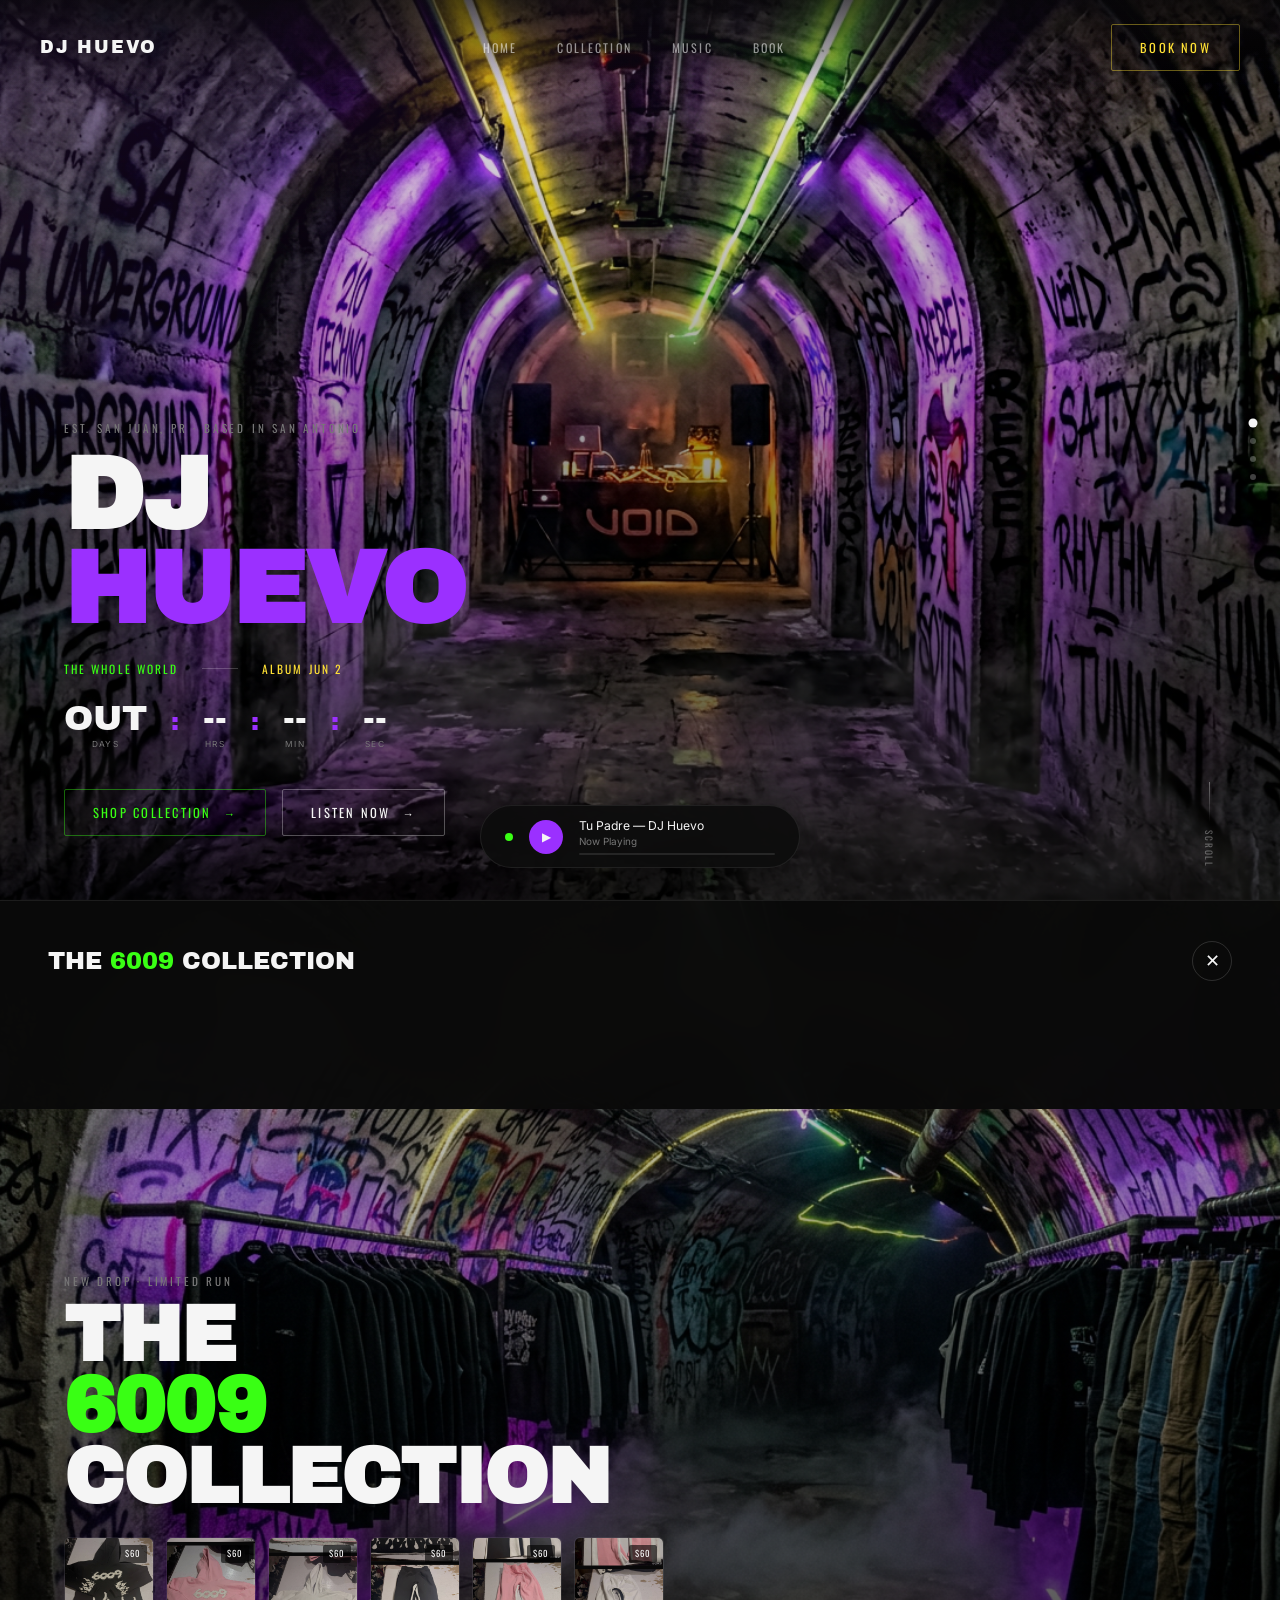
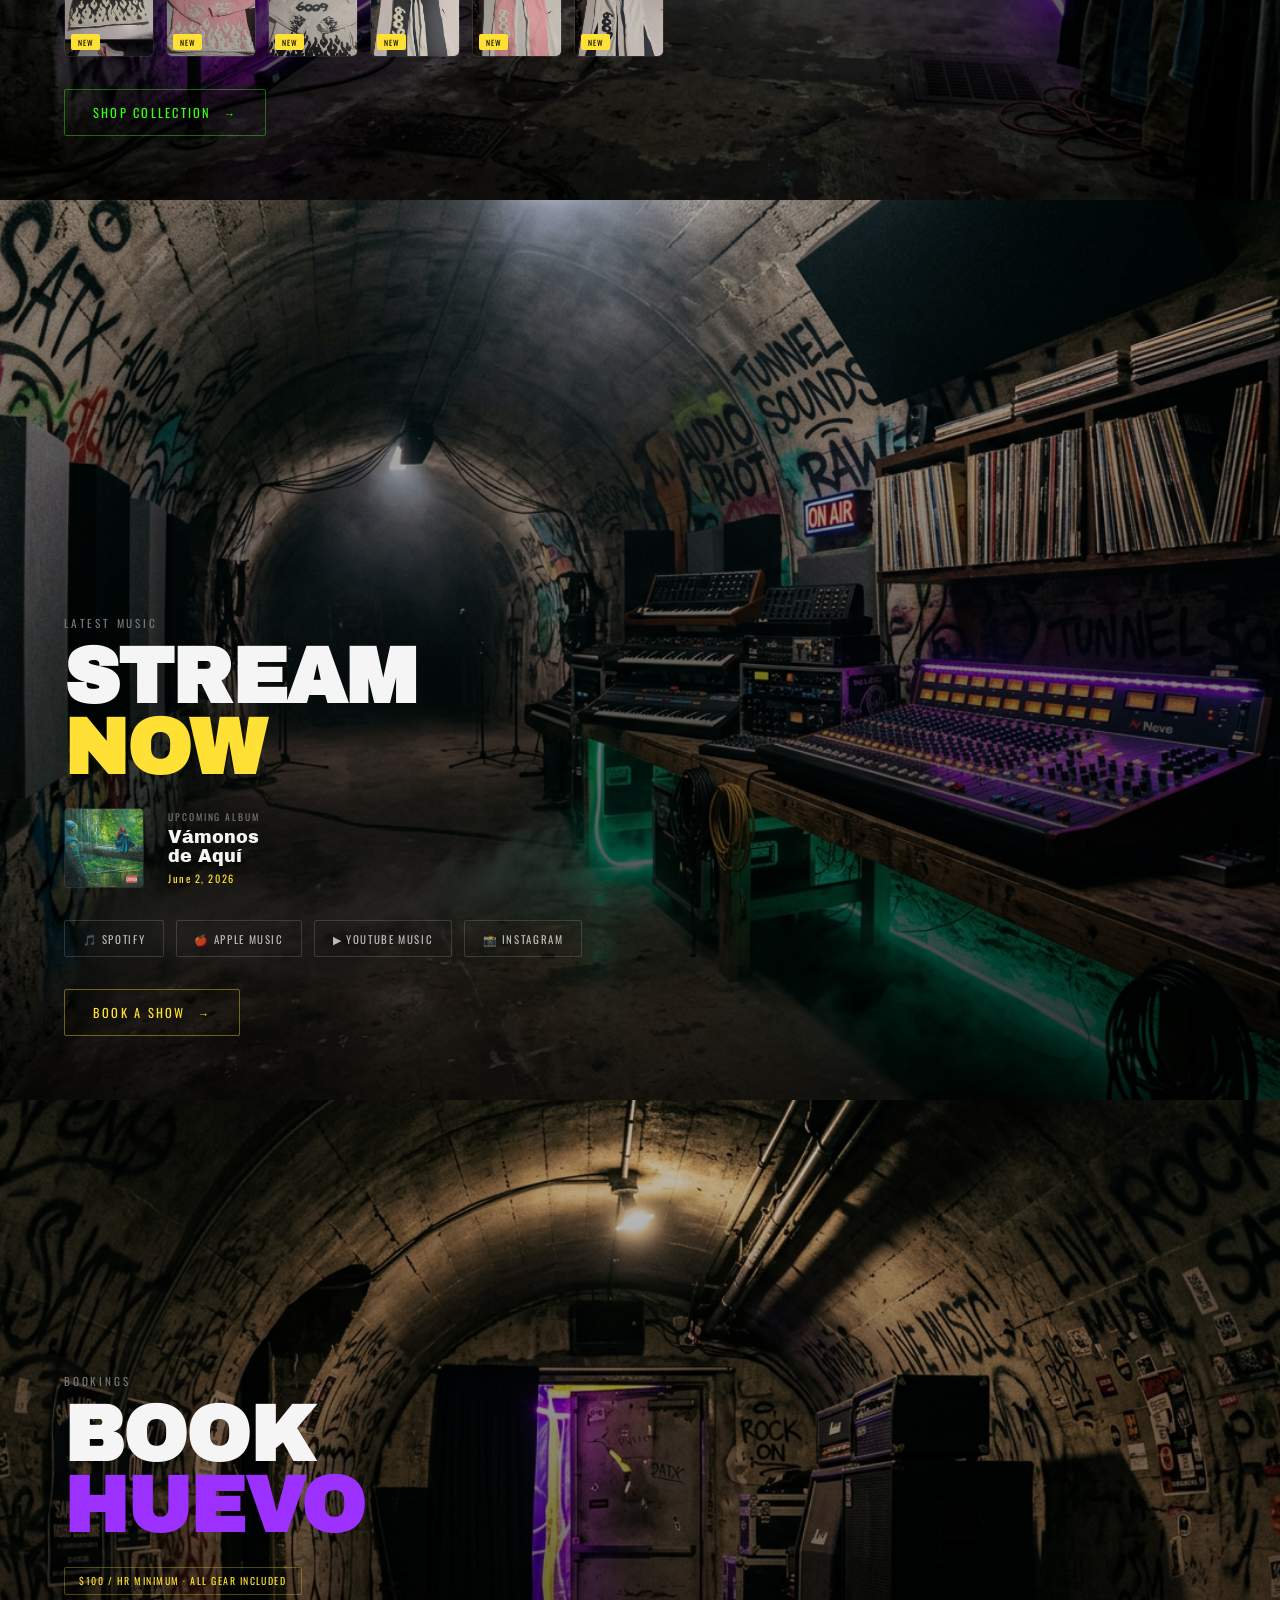
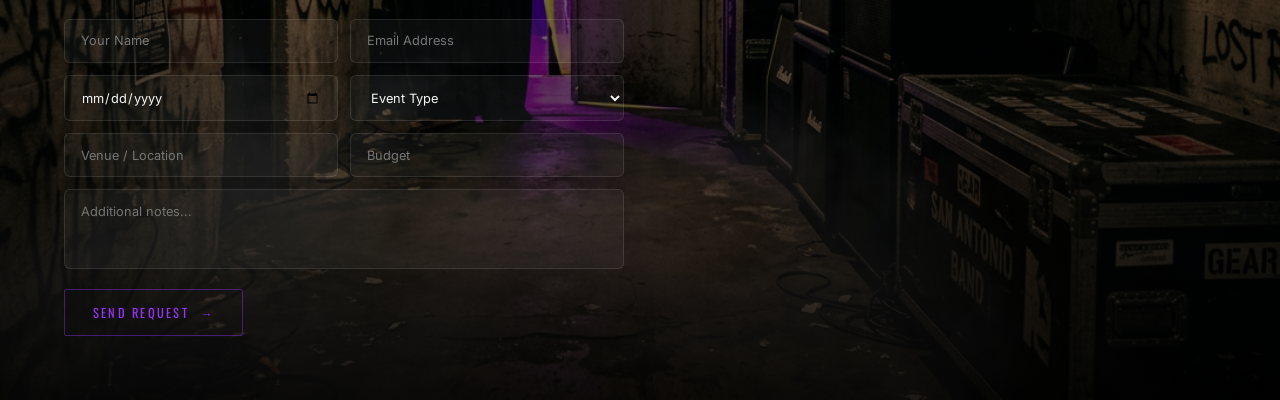
<file: preview-layout.html>
<!DOCTYPE html>
<html lang="en">
<head>
  <meta charset="UTF-8" />
  <meta name="viewport" content="width=device-width, initial-scale=1.0" />
  <title>DJ Huevo</title>
  <link rel="preconnect" href="https://fonts.googleapis.com" />
  <link rel="preconnect" href="https://fonts.gstatic.com" crossorigin />
  <link href="https://fonts.googleapis.com/css2?family=Archivo+Black&family=Oswald:wght@400;500;600;700&family=Inter:wght@300;400;500;600&display=swap" rel="stylesheet" />
  <style>
    :root {
      --purple: #9B30FF;
      --green:  #39FF14;
      --yellow: #FFE135;
      --bg:     #080808;
      --white:  #F5F5F5;
      --muted:  #777;
      --font-display: 'Archivo Black', sans-serif;
      --font-heading: 'Oswald', sans-serif;
      --font-body:    'Inter', sans-serif;
    }
    *, *::before, *::after { box-sizing: border-box; margin: 0; padding: 0; }
    html { scroll-behavior: smooth; scroll-snap-type: y mandatory; }
    body { background: var(--bg); color: var(--white); font-family: var(--font-body); overflow-x: hidden; }
    a { color: inherit; text-decoration: none; }

    /* ── NAV ── */
    .nav {
      position: fixed; top: 0; left: 0; right: 0; z-index: 200;
      display: flex; align-items: center; justify-content: space-between;
      padding: 1.5rem 2.5rem;
      background: linear-gradient(to bottom, rgba(8,8,8,0.7) 0%, transparent 100%);
    }
    .nav-logo {
      font-family: var(--font-display); font-size: 1.1rem; letter-spacing: 0.1em;
    }
    .nav-links { display: flex; gap: 2.5rem; list-style: none; }
    .nav-links a {
      font-family: var(--font-heading); font-size: 0.75rem; letter-spacing: 0.18em;
      text-transform: uppercase; color: rgba(255,255,255,0.55); transition: color 0.2s;
    }
    .nav-links a:hover { color: var(--white); }
    .nav-cta {
      font-family: var(--font-heading); font-size: 0.7rem; letter-spacing: 0.15em;
      text-transform: uppercase; color: var(--yellow);
      border: 1px solid rgba(255,225,53,0.4); padding: 0.5rem 1.25rem; border-radius: 2px;
      transition: all 0.2s;
    }
    .nav-cta:hover { background: rgba(255,225,53,0.1); border-color: var(--yellow); }

    /* ── ROOMS ── */
    .room {
      position: relative; width: 100%; height: 100vh;
      display: flex; align-items: flex-end;
      overflow: hidden;
      scroll-snap-align: start;
    }
    .room-bg {
      position: absolute; inset: 0;
      background-size: cover; background-position: center;
      transition: transform 10s ease;
    }
    .room:hover .room-bg { transform: scale(1.03); }

    .room-1 .room-bg {
      background-image:
        linear-gradient(160deg, rgba(155,48,255,0.15) 0%, transparent 40%),
        linear-gradient(to bottom, rgba(0,0,0,0.05) 0%, rgba(0,0,0,0.72) 100%),
        url('images/room-1-bg.png');
      background-size: cover; background-position: center;
    }
    .room-2 .room-bg {
      background-image:
        linear-gradient(to bottom, rgba(0,0,0,0.1) 0%, rgba(0,0,0,0.78) 100%),
        url('images/room-2-bg.png');
      background-size: cover; background-position: center;
    }
    .room-3 .room-bg {
      background-image:
        linear-gradient(to bottom, rgba(0,0,0,0.15) 0%, rgba(0,0,0,0.82) 100%),
        url('images/room-3-bg.png');
      background-size: cover; background-position: center;
    }
    .room-4 .room-bg {
      background-image:
        linear-gradient(to bottom, rgba(0,0,0,0.2) 0%, rgba(0,0,0,0.88) 100%),
        url('images/room-4-bg.png');
      background-size: cover; background-position: center;
    }

    /* ── ROOM CONTENT ── */
    .room-content {
      position: relative; z-index: 2;
      padding: 0 4rem 4rem; width: 100%;
    }
    .room-eyebrow {
      font-family: var(--font-heading); font-size: 0.7rem; letter-spacing: 0.25em;
      text-transform: uppercase; color: var(--muted); margin-bottom: 0.75rem;
    }
    .room-title {
      font-family: var(--font-display);
      font-size: clamp(3.5rem, 8vw, 7rem);
      line-height: 0.92; letter-spacing: -0.01em; margin-bottom: 1.5rem;
    }
    .accent-purple { color: var(--purple); }
    .accent-green  { color: var(--green); }
    .accent-yellow { color: var(--yellow); }

    /* ── CTA BUTTONS ── */
    .cta-btn {
      display: inline-flex; align-items: center; gap: 0.75rem;
      font-family: var(--font-heading); font-size: 0.78rem; letter-spacing: 0.18em;
      text-transform: uppercase; padding: 0.8rem 1.75rem; border-radius: 2px;
      cursor: pointer; border: 1px solid; transition: all 0.25s; background: none;
    }
    .cta-btn .arrow { transition: transform 0.2s; font-size: 0.7rem; }
    .cta-btn:hover .arrow { transform: translateX(4px); }
    .cta-white  { color: var(--white);  border-color: rgba(255,255,255,0.3); }
    .cta-white:hover  { border-color: var(--white); background: rgba(255,255,255,0.05); }
    .cta-green  { color: var(--green);  border-color: rgba(57,255,20,0.4); }
    .cta-green:hover  { background: rgba(57,255,20,0.08); border-color: var(--green); }
    .cta-yellow { color: var(--yellow); border-color: rgba(255,225,53,0.4); }
    .cta-yellow:hover { background: rgba(255,225,53,0.08); border-color: var(--yellow); }
    .cta-purple { color: var(--purple); border-color: rgba(155,48,255,0.4); }
    .cta-purple:hover { background: rgba(155,48,255,0.1); border-color: var(--purple); }

    /* ── HERO ELEMENTS ── */
    .hero-tags { display: flex; align-items: center; gap: 1.5rem; margin-bottom: 1.5rem; }
    .hero-tag { font-family: var(--font-heading); font-size: 0.72rem; letter-spacing: 0.18em; text-transform: uppercase; }
    .hero-divider { width: 36px; height: 1px; background: rgba(255,255,255,0.2); }
    .countdown-row { display: flex; gap: 1.5rem; align-items: baseline; margin-bottom: 2.5rem; }
    .cd-block { display: flex; flex-direction: column; align-items: center; }
    .cd-num { font-family: var(--font-display); font-size: 2.2rem; line-height: 1; }
    .cd-lbl { font-size: 0.52rem; letter-spacing: 0.15em; text-transform: uppercase; color: var(--muted); margin-top: 0.2rem; }
    .cd-sep { font-family: var(--font-display); font-size: 1.5rem; color: var(--purple); padding-bottom: 0.9rem; }

    /* ── MERCH PEEK THUMBNAILS ── */
    .merch-peek-row { display: flex; gap: 0.75rem; margin: 1.25rem 0 2rem; }
    .merch-peek {
      width: 90px; height: 120px; border-radius: 6px; overflow: hidden;
      position: relative; border: 1px solid rgba(255,255,255,0.08); cursor: pointer;
      transition: transform 0.2s, border-color 0.2s;
    }
    .merch-peek:hover { transform: translateY(-4px); border-color: var(--green); }
    .merch-peek img { width: 100%; height: 100%; object-fit: cover; filter: brightness(0.85); }
    .drop-badge {
      position: absolute; bottom: 0.4rem; left: 0.4rem;
      font-family: var(--font-heading); font-size: 0.48rem; letter-spacing: 0.12em;
      text-transform: uppercase; background: var(--yellow); color: #000;
      padding: 0.15rem 0.4rem; border-radius: 2px;
    }
    .merch-price {
      position: absolute; top: 0.4rem; right: 0.4rem;
      font-family: var(--font-heading); font-size: 0.55rem; letter-spacing: 0.08em;
      color: var(--white); background: rgba(0,0,0,0.6); padding: 0.15rem 0.4rem; border-radius: 2px;
    }

    /* ── MUSIC LINKS ── */
    .platform-row { display: flex; gap: 0.75rem; flex-wrap: wrap; margin-bottom: 2rem; }
    .platform-btn {
      display: inline-flex; align-items: center; gap: 0.5rem;
      font-family: var(--font-heading); font-size: 0.68rem; letter-spacing: 0.15em;
      text-transform: uppercase; padding: 0.6rem 1.1rem; border-radius: 2px;
      border: 1px solid rgba(255,255,255,0.15); color: rgba(255,255,255,0.7);
      transition: all 0.2s;
    }
    .platform-btn:hover { border-color: var(--white); color: var(--white); background: rgba(255,255,255,0.05); }

    /* ── ALBUM FEATURE ── */
    .album-feature {
      display: flex; align-items: center; gap: 1.5rem; margin-bottom: 2rem;
    }
    .album-cover-sm {
      width: 80px; height: 80px; border-radius: 4px; overflow: hidden; flex-shrink: 0;
      border: 1px solid rgba(255,255,255,0.1);
    }
    .album-cover-sm img { width: 100%; height: 100%; object-fit: cover; }
    .album-meta { }
    .album-label { font-family: var(--font-heading); font-size: 0.6rem; letter-spacing: 0.2em; text-transform: uppercase; color: var(--muted); margin-bottom: 0.25rem; }
    .album-name { font-family: var(--font-display); font-size: 1.1rem; line-height: 1.1; }
    .album-date { font-family: var(--font-heading); font-size: 0.65rem; letter-spacing: 0.15em; color: var(--yellow); margin-top: 0.3rem; }

    /* ── BOOKING FORM ── */
    .booking-pill {
      display: inline-flex; align-items: center; gap: 0.5rem;
      font-family: var(--font-heading); font-size: 0.62rem; letter-spacing: 0.15em;
      text-transform: uppercase; color: var(--yellow);
      border: 1px solid rgba(255,225,53,0.3); padding: 0.35rem 0.9rem;
      border-radius: 2px; margin-bottom: 1.5rem;
    }
    .book-form { display: grid; grid-template-columns: 1fr 1fr; gap: 0.75rem; max-width: 560px; margin-bottom: 1.25rem; }
    .book-form input,
    .book-form select,
    .book-form textarea {
      background: rgba(255,255,255,0.04); border: 1px solid rgba(255,255,255,0.1);
      border-radius: 6px; padding: 0.85rem 1rem; color: var(--white);
      font-family: var(--font-body); font-size: 0.8rem;
      transition: border-color 0.2s; outline: none; width: 100%;
    }
    .book-form input:focus, .book-form select:focus, .book-form textarea:focus {
      border-color: rgba(155,48,255,0.5);
    }
    .book-form input::placeholder, .book-form select::placeholder { color: var(--muted); }
    .book-form select option { background: #111; }
    .book-form .full-width { grid-column: 1 / -1; }
    .book-form textarea { resize: none; height: 80px; }
    #book-success { display: none; font-family: var(--font-heading); font-size: 0.8rem; letter-spacing: 0.15em; color: var(--green); margin-top: 0.75rem; }

    /* ── SCROLL INDICATOR ── */
    .scroll-hint {
      position: absolute; bottom: 2rem; right: 4rem;
      display: flex; flex-direction: column; align-items: center; gap: 0.5rem;
      opacity: 0.35; z-index: 2;
    }
    .scroll-hint span { font-family: var(--font-heading); font-size: 0.58rem; letter-spacing: 0.2em; text-transform: uppercase; writing-mode: vertical-rl; }
    .scroll-line { width: 1px; height: 40px; background: linear-gradient(to bottom, var(--white), transparent); animation: scroll-drop 1.8s ease-in-out infinite; }
    @keyframes scroll-drop { 0%{transform:scaleY(0);transform-origin:top} 50%{transform:scaleY(1);transform-origin:top} 51%{transform-origin:bottom} 100%{transform:scaleY(0);transform-origin:bottom} }

    /* ── FLOATING PLAYER ── */
    .player-float {
      position: fixed; bottom: 2rem; left: 50%; transform: translateX(-50%);
      z-index: 300; display: flex; align-items: center; gap: 1rem;
      padding: 0.75rem 1.5rem;
      background: rgba(12,12,12,0.92); backdrop-filter: blur(20px);
      border: 1px solid rgba(255,255,255,0.08); border-radius: 50px;
      box-shadow: 0 8px 40px rgba(0,0,0,0.7); min-width: 320px;
    }
    .player-dot { width: 8px; height: 8px; border-radius: 50%; background: var(--green); animation: blink 1.5s ease-in-out infinite; flex-shrink: 0; }
    @keyframes blink { 0%,100%{opacity:1} 50%{opacity:0.3} }
    .play-btn-float {
      width: 34px; height: 34px; border-radius: 50%; border: none;
      background: var(--purple); color: var(--white); font-size: 0.75rem;
      cursor: pointer; display: flex; align-items: center; justify-content: center; flex-shrink: 0;
    }
    .player-info { flex: 1; min-width: 0; }
    .player-track-name { font-size: 0.76rem; white-space: nowrap; overflow: hidden; text-overflow: ellipsis; }
    .player-sub { font-size: 0.62rem; color: var(--muted); margin-top: 0.1rem; }
    .progress-bar { height: 2px; background: rgba(255,255,255,0.1); border-radius: 1px; margin-top: 0.4rem; }
    .progress-fill { height: 100%; background: var(--purple); border-radius: 1px; width: 0%; transition: width 0.5s linear; }
    audio { display: none; }

    /* ── SECTION DOTS ── */
    .section-dots {
      position: fixed; right: 1.5rem; top: 50%; transform: translateY(-50%);
      z-index: 200; display: flex; flex-direction: column; gap: 0.75rem;
    }
    .dot { width: 6px; height: 6px; border-radius: 50%; background: rgba(255,255,255,0.25); cursor: pointer; transition: all 0.25s; }
    .dot.active { background: var(--white); transform: scale(1.5); }

    /* ── SHOP DRAWER ── */
    .shop-drawer {
      position: fixed; bottom: 0; left: 0; right: 0; z-index: 400;
      background: rgba(10,10,10,0.97); backdrop-filter: blur(30px);
      border-top: 1px solid rgba(255,255,255,0.08);
      transform: translateY(100%); transition: transform 0.45s cubic-bezier(0.16,1,0.3,1);
      max-height: 80vh; overflow-y: auto;
      padding: 2.5rem 3rem 6rem;
    }
    .shop-drawer.open { transform: translateY(0); }
    .drawer-header {
      display: flex; justify-content: space-between; align-items: center;
      margin-bottom: 2rem;
    }
    .drawer-title { font-family: var(--font-display); font-size: 1.5rem; }
    .drawer-close {
      width: 40px; height: 40px; border-radius: 50%; border: 1px solid rgba(255,255,255,0.15);
      background: none; color: var(--white); font-size: 1.1rem; cursor: pointer;
      display: flex; align-items: center; justify-content: center; transition: all 0.2s;
    }
    .drawer-close:hover { border-color: var(--white); background: rgba(255,255,255,0.05); }
    .drawer-overlay {
      position: fixed; inset: 0; z-index: 399; background: rgba(0,0,0,0.5);
      opacity: 0; pointer-events: none; transition: opacity 0.35s;
    }
    .drawer-overlay.open { opacity: 1; pointer-events: all; }

    /* ── SHOPIFY WIDGET OVERRIDES ── */
    .shopify-buy-wrap { width: 100%; }
  </style>
</head>
<body>

<audio id="bg-audio" preload="metadata"></audio>

<!-- NAV -->
<nav class="nav">
  <div class="nav-logo">DJ HUEVO</div>
  <ul class="nav-links">
    <li><a href="#room-1">Home</a></li>
    <li><a href="#room-2">Collection</a></li>
    <li><a href="#room-3">Music</a></li>
    <li><a href="#room-4">Book</a></li>
  </ul>
  <button class="nav-cta cta-btn cta-yellow" onclick="document.getElementById('room-4').scrollIntoView({behavior:'smooth'})">Book Now</button>
</nav>

<!-- SECTION DOTS -->
<div class="section-dots">
  <div class="dot active" onclick="document.getElementById('room-1').scrollIntoView({behavior:'smooth'})"></div>
  <div class="dot" onclick="document.getElementById('room-2').scrollIntoView({behavior:'smooth'})"></div>
  <div class="dot" onclick="document.getElementById('room-3').scrollIntoView({behavior:'smooth'})"></div>
  <div class="dot" onclick="document.getElementById('room-4').scrollIntoView({behavior:'smooth'})"></div>
</div>

<!-- FLOATING PLAYER -->
<div class="player-float">
  <div class="player-dot"></div>
  <button class="play-btn-float" id="play-btn"><span class="play-icon">▶</span></button>
  <div class="player-info">
    <div class="player-track-name" id="player-track">Tu Padre — DJ Huevo</div>
    <div class="player-sub">Now Playing</div>
    <div class="progress-bar"><div class="progress-fill" id="progress-fill"></div></div>
  </div>
</div>

<!-- SHOP DRAWER OVERLAY -->
<div class="drawer-overlay" id="drawer-overlay" onclick="closeDrawer()"></div>

<!-- SHOP DRAWER -->
<div class="shop-drawer" id="shop-drawer">
  <div class="drawer-header">
    <div class="drawer-title">THE <span class="accent-green">6009</span> COLLECTION</div>
    <button class="drawer-close" onclick="closeDrawer()">✕</button>
  </div>
  <div class="shopify-buy-wrap">
    <div id="collection-component-1778036588622"></div>
  </div>
</div>

<!-- ROOM 1 — HERO -->
<section class="room room-1" id="room-1">
  <div class="room-bg"></div>
  <div class="room-content">
    <div class="room-eyebrow">Est. San Juan, PR · Based in San Antonio</div>
    <h1 class="room-title">DJ<br/><span class="accent-purple">HUEVO</span></h1>
    <div class="hero-tags">
      <span class="hero-tag" style="color:var(--green)">The Whole World</span>
      <div class="hero-divider"></div>
      <span class="hero-tag" style="color:var(--yellow)">Album Jun 2</span>
    </div>
    <div class="countdown-row">
      <div class="cd-block"><span class="cd-num" id="cd-d">--</span><span class="cd-lbl">Days</span></div>
      <span class="cd-sep">:</span>
      <div class="cd-block"><span class="cd-num" id="cd-h">--</span><span class="cd-lbl">Hrs</span></div>
      <span class="cd-sep">:</span>
      <div class="cd-block"><span class="cd-num" id="cd-m">--</span><span class="cd-lbl">Min</span></div>
      <span class="cd-sep">:</span>
      <div class="cd-block"><span class="cd-num" id="cd-s">--</span><span class="cd-lbl">Sec</span></div>
    </div>
    <div style="display:flex;gap:1rem;flex-wrap:wrap;">
      <a href="#room-2" class="cta-btn cta-green">Shop Collection <span class="arrow">→</span></a>
      <a href="#room-3" class="cta-btn cta-white">Listen Now <span class="arrow">→</span></a>
    </div>
  </div>
  <div class="scroll-hint"><div class="scroll-line"></div><span>Scroll</span></div>
</section>

<!-- ROOM 2 — MERCH / 6009 COLLECTION -->
<section class="room room-2" id="room-2">
  <div class="room-bg"></div>
  <div class="room-content">
    <div class="room-eyebrow">New Drop · Limited Run</div>
    <h2 class="room-title" style="font-size:clamp(2.5rem,6vw,5rem)">THE<br/><span class="accent-green">6009</span><br/>COLLECTION</h2>
    <div class="merch-peek-row">
      <div class="merch-peek" onclick="openDrawer()">
        <img src="images/merch-hoodie-black.jpg" alt="Black Hoodie" />
        <div class="drop-badge">New</div>
        <div class="merch-price">$60</div>
      </div>
      <div class="merch-peek" onclick="openDrawer()">
        <img src="images/merch-hoodie-pink.jpg" alt="Pink Hoodie" />
        <div class="drop-badge">New</div>
        <div class="merch-price">$60</div>
      </div>
      <div class="merch-peek" onclick="openDrawer()">
        <img src="images/merch-hoodie-white.jpg" alt="White Hoodie" />
        <div class="drop-badge">New</div>
        <div class="merch-price">$60</div>
      </div>
      <div class="merch-peek" onclick="openDrawer()">
        <img src="images/merch-pants-black.jpg" alt="Black Pants" />
        <div class="drop-badge">New</div>
        <div class="merch-price">$60</div>
      </div>
      <div class="merch-peek" onclick="openDrawer()">
        <img src="images/merch-pants-pink.jpg" alt="Pink Pants" />
        <div class="drop-badge">New</div>
        <div class="merch-price">$60</div>
      </div>
      <div class="merch-peek" onclick="openDrawer()">
        <img src="images/merch-pants-white.jpg" alt="White Pants" />
        <div class="drop-badge">New</div>
        <div class="merch-price">$60</div>
      </div>
    </div>
    <button class="cta-btn cta-green" onclick="openDrawer()">Shop Collection <span class="arrow">→</span></button>
  </div>
</section>

<!-- ROOM 3 — MUSIC -->
<section class="room room-3" id="room-3">
  <div class="room-bg"></div>
  <div class="room-content">
    <div class="room-eyebrow">Latest Music</div>
    <h2 class="room-title" style="font-size:clamp(2.5rem,6vw,5rem)">STREAM<br/><span class="accent-yellow">NOW</span></h2>
    <div class="album-feature">
      <div class="album-cover-sm"><img src="images/album-cover.jpg" alt="Vámonos de Aquí" /></div>
      <div class="album-meta">
        <div class="album-label">Upcoming Album</div>
        <div class="album-name">Vámonos<br/>de Aquí</div>
        <div class="album-date">June 2, 2026</div>
      </div>
    </div>
    <div class="platform-row">
      <a href="https://open.spotify.com/artist/1nTWI80tkOcM5kQyXSzasu" target="_blank" class="platform-btn">🎵 Spotify</a>
      <a href="https://music.apple.com/us/artist/dj-huevo/1229824021" target="_blank" class="platform-btn">🍎 Apple Music</a>
      <a href="https://music.youtube.com/channel/UCJrV6je1dMRMkDFnUoS1AIw" target="_blank" class="platform-btn">▶ YouTube Music</a>
      <a href="https://www.instagram.com/djhuevot" target="_blank" class="platform-btn">📸 Instagram</a>
    </div>
    <a href="#room-4" class="cta-btn cta-yellow">Book a Show <span class="arrow">→</span></a>
  </div>
</section>

<!-- ROOM 4 — BOOKING -->
<section class="room room-4" id="room-4">
  <div class="room-bg"></div>
  <div class="room-content">
    <div class="room-eyebrow">Bookings</div>
    <h2 class="room-title" style="font-size:clamp(2.5rem,6vw,5rem)">BOOK<br/><span class="accent-purple">HUEVO</span></h2>
    <div class="booking-pill">$100 / hr minimum · All gear included</div>
    <form class="book-form" id="book-form" novalidate>
      <input type="text" name="name" placeholder="Your Name" required />
      <input type="email" name="email" placeholder="Email Address" required />
      <input type="date" name="event-date" required />
      <select name="event-type" required>
        <option value="" disabled selected>Event Type</option>
        <option>Private Party</option>
        <option>Corporate Event</option>
        <option>Club / Venue</option>
        <option>Festival</option>
        <option>Wedding</option>
        <option>Other</option>
      </select>
      <input type="text" name="venue" placeholder="Venue / Location" />
      <input type="text" name="budget" placeholder="Budget" />
      <textarea name="message" class="full-width" placeholder="Additional notes..."></textarea>
    </form>
    <button class="cta-btn cta-purple" onclick="submitBooking()">Send Request <span class="arrow">→</span></button>
    <div id="book-success">✓ Request sent — we'll be in touch shortly.</div>
  </div>
</section>

<!-- SHOPIFY BUY BUTTON SDK -->
<script type="text/javascript">
(function () {
  var scriptURL = 'https://sdks.shopifycdn.com/buy-button/latest/buy-button-storefront.min.js';
  if (window.ShopifyBuy) {
    if (window.ShopifyBuy.UI) { ShopifyBuyInit(); } else { loadScript(); }
  } else { loadScript(); }
  function loadScript() {
    var script = document.createElement('script');
    script.async = true; script.src = scriptURL;
    (document.getElementsByTagName('head')[0] || document.getElementsByTagName('body')[0]).appendChild(script);
    script.onload = ShopifyBuyInit;
  }
  function ShopifyBuyInit() {
    var client = ShopifyBuy.buildClient({
      domain: '0rdbbc-mm.myshopify.com',
      storefrontAccessToken: 'b0f8c60c5ada07279964f2404b433521',
    });
    ShopifyBuy.UI.onReady(client).then(function (ui) {
      ui.createComponent('collection', {
        id: '530465980635',
        node: document.getElementById('collection-component-1778036588622'),
        moneyFormat: '%24%7B%7Bamount%7D%7D',
        options: {
          "product": {
            "styles": {
              "product": {
                "@media (min-width: 601px)": {
                  "max-width": "calc(25% - 20px)",
                  "margin-left": "20px",
                  "margin-bottom": "50px",
                  "width": "calc(25% - 20px)"
                },
                "img": { "height": "calc(100% - 15px)", "position": "absolute", "left": "0", "right": "0", "top": "0" },
                "imgWrapper": { "padding-top": "calc(75% + 15px)", "position": "relative", "height": "0" }
              }
            },
            "text": { "button": "Add to cart" }
          },
          "productSet": { "styles": { "products": { "@media (min-width: 601px)": { "margin-left": "-20px" } } } },
          "modalProduct": {
            "contents": { "img": false, "imgWithCarousel": true, "button": false, "buttonWithQuantity": true },
            "styles": { "product": { "@media (min-width: 601px)": { "max-width": "100%", "margin-left": "0px", "margin-bottom": "0px" } } },
            "text": { "button": "Add to cart" }
          },
          "option": {},
          "cart": { "text": { "total": "Subtotal", "button": "Checkout" } },
          "toggle": {}
        }
      });
    });
  }
})();
</script>

<script>
  /* ── COUNTDOWN ── */
  const target = new Date('2026-06-02T00:00:00');
  function pad(n){ return String(n).padStart(2,'0'); }
  function tick(){
    const diff = target - Date.now();
    if(diff <= 0){ document.getElementById('cd-d').textContent = 'OUT'; return; }
    document.getElementById('cd-d').textContent = pad(Math.floor(diff/86400000));
    document.getElementById('cd-h').textContent = pad(Math.floor((diff%86400000)/3600000));
    document.getElementById('cd-m').textContent = pad(Math.floor((diff%3600000)/60000));
    document.getElementById('cd-s').textContent = pad(Math.floor((diff%60000)/1000));
  }
  tick(); setInterval(tick, 1000);

  /* ── AUDIO PLAYER ── */
  const audio    = document.getElementById('bg-audio');
  const playBtn  = document.getElementById('play-btn');
  const fillEl   = document.getElementById('progress-fill');
  const playlist = [
    { title: 'Tu Padre — DJ Huevo',        src: 'audio/tu-padre.m4a' },
    { title: 'Tu Padre 2 — DJ Huevo',      src: 'audio/Tu Padre 2.m4a' },
    { title: 'Mueve Ese Culo — DJ Huevo',  src: 'audio/Mueve Ese Culo.m4a' },
    { title: 'Dejemos La Atrás — DJ Huevo',src: 'audio/Dejemos La Atras.m4a' },
    { title: 'Fuck the Club — DJ Huevo',   src: 'audio/Fuck the Club.m4a' },
    { title: 'INCENTIVO — DJ Huevo',       src: 'audio/INCENTIVO.m4a' },
    { title: 'Kim K V2 — DJ Huevo',        src: 'audio/Kim K V2.m4a' },
  ];
  let currentIndex = 0, playing = false;

  function loadTrack(i){
    audio.src = playlist[i].src;
    document.getElementById('player-track').textContent = playlist[i].title;
    audio.load();
  }
  playBtn.addEventListener('click', function(){
    if(playing){ audio.pause(); playing = false; playBtn.querySelector('.play-icon').textContent = '▶'; }
    else { audio.play().catch(()=>{}); playing = true; playBtn.querySelector('.play-icon').textContent = '⏸'; }
  });
  audio.addEventListener('timeupdate', function(){
    if(!audio.duration) return;
    fillEl.style.width = ((audio.currentTime / audio.duration) * 100) + '%';
  });
  audio.addEventListener('ended', function(){
    currentIndex = (currentIndex + 1) % playlist.length;
    loadTrack(currentIndex); audio.play().catch(()=>{});
  });
  loadTrack(0);

  /* ── SHOP DRAWER ── */
  function openDrawer(){
    document.getElementById('shop-drawer').classList.add('open');
    document.getElementById('drawer-overlay').classList.add('open');
    document.body.style.overflow = 'hidden';
  }
  function closeDrawer(){
    document.getElementById('shop-drawer').classList.remove('open');
    document.getElementById('drawer-overlay').classList.remove('open');
    document.body.style.overflow = '';
  }

  /* ── BOOKING FORM ── */
  function submitBooking(){
    const form = document.getElementById('book-form');
    const data = Object.fromEntries(new FormData(form));
    if(!data.name || !data.email){ form.reportValidity(); return; }
    const subject = encodeURIComponent('Booking Request — DJ Huevo');
    const body = encodeURIComponent(
      'Name: '+data.name+'\nEmail: '+data.email+'\nDate: '+(data['event-date']||'')+
      '\nType: '+(data['event-type']||'')+'\nVenue: '+(data.venue||'')+
      '\nBudget: '+(data.budget||'')+'\n\nNotes:\n'+(data.message||'None')
    );
    window.location.href = 'mailto:booking@djhuevo.com?subject='+subject+'&body='+body;
    document.getElementById('book-success').style.display = 'block';
    form.reset();
  }

  /* ── DOT NAV ── */
  const dots  = document.querySelectorAll('.dot');
  const rooms = document.querySelectorAll('.room');
  const obs = new IntersectionObserver(entries => {
    entries.forEach(e => {
      if(e.isIntersecting){
        dots.forEach(d => d.classList.remove('active'));
        const idx = Array.from(rooms).indexOf(e.target);
        if(dots[idx]) dots[idx].classList.add('active');
      }
    });
  }, { threshold: 0.5 });
  rooms.forEach(r => obs.observe(r));
</script>
</body>
</html>
</file>
<file: styles.css>
/* ================================================
   DJ HUEVO — styles.css
   Dark · Neon Green · Purple · Yellow
   Mobile-first, production-ready
   ================================================ */

/* ---- CUSTOM CURSOR ---- */
*, *::before, *::after { cursor: none !important; }

.cursor-dot {
  position: fixed;
  top: 0; left: 0;
  width: 6px; height: 6px;
  background: var(--green, #2ECC71);
  border-radius: 50%;
  pointer-events: none;
  z-index: 99999;
  transform: translate(-50%, -50%);
  transition: width 0.15s ease, height 0.15s ease, background 0.15s ease, opacity 0.15s ease;
  will-change: transform;
}

.cursor-orb {
  position: fixed;
  top: 0; left: 0;
  width: 36px; height: 36px;
  border: 1.5px solid rgba(46, 204, 113, 0.45);
  border-radius: 50%;
  pointer-events: none;
  z-index: 99998;
  transform: translate(-50%, -50%);
  transition: width 0.35s cubic-bezier(0.23,1,0.32,1),
              height 0.35s cubic-bezier(0.23,1,0.32,1),
              border-color 0.25s ease,
              background 0.25s ease;
  will-change: transform;
  backdrop-filter: none;
}

.cursor-orb.hovering {
  width: 64px; height: 64px;
  border-color: rgba(46, 204, 113, 0.8);
  background: rgba(46, 204, 113, 0.06);
}

.cursor-orb.clicking {
  width: 24px; height: 24px;
  background: rgba(46, 204, 113, 0.2);
  border-color: var(--green, #2ECC71);
}

.cursor-dot.hovering {
  width: 4px; height: 4px;
  opacity: 0.6;
}

.cursor-dot.clicking {
  width: 8px; height: 8px;
  background: #fff;
}

.cursor-spore {
  position: fixed;
  border-radius: 50%;
  pointer-events: none;
  z-index: 99997;
  will-change: transform, opacity;
  background: radial-gradient(circle, rgba(46,204,113,0.9) 0%, rgba(46,204,113,0) 70%);
}

@media (hover: none) {
  .cursor-dot, .cursor-orb { display: none; }
  *, *::before, *::after { cursor: auto !important; }
}

/* ---- VARIABLES ---- */
:root {
  --green:       #2ECC71;
  --green-dim:   rgba(46, 204, 113, 0.12);
  --green-glow:  rgba(46, 204, 113, 0.25);
  --green-dark:  #27ae60;
  --purple:      #6B21A8;
  --purple-dim:  rgba(107, 33, 168, 0.15);
  --yellow:      #FDE047;
  --yellow-dim:  rgba(253, 224, 71, 0.12);
  --dark:        #070f09;
  --dark-2:      #0d1a0f;
  --dark-3:      #101f12;
  --dark-4:      #152215;
  --border:      #1a2e1c;
  --border-2:    #243526;
  --white:       #FFFFFF;
  --off-white:   #E8E8E8;
  --gray:        #888888;
  --gray-2:      #555555;
  --font:        'Inter', sans-serif;
  --max-w:       1100px;
  --narrow-w:    720px;
  --radius:      12px;
  --ease:        0.2s ease;
}

/* ---- RESET ---- */
*, *::before, *::after { margin: 0; padding: 0; box-sizing: border-box; }

html {
  scroll-behavior: smooth;
  -webkit-text-size-adjust: 100%;
  font-size: 16px;
}

body {
  font-family: var(--font);
  background: var(--dark);
  color: var(--white);
  line-height: 1.6;
  overflow-x: hidden;
  -webkit-font-smoothing: antialiased;
  -moz-osx-font-smoothing: grayscale;
}

img, video { max-width: 100%; display: block; }
a { color: inherit; text-decoration: none; }
button { cursor: pointer; font-family: var(--font); background: none; border: none; }
input, select, textarea { font-family: var(--font); }
ul { list-style: none; }

/* ---- UTILITIES ---- */
.c-green  { color: var(--green); }
.c-yellow { color: var(--yellow); }
.c-purple { color: var(--purple); }

.container {
  width: 100%;
  max-width: var(--max-w);
  margin: 0 auto;
  padding: 0 24px;
}
.container-narrow { max-width: var(--narrow-w); }

.section        { padding: 96px 0; }
.section-alt    { background: var(--dark-2); }
.section-email  { background: linear-gradient(160deg, var(--dark-2) 0%, rgba(107,33,168,0.08) 100%); }

.section-label {
  display: inline-block;
  font-size: 10px;
  font-weight: 700;
  letter-spacing: 3px;
  text-transform: uppercase;
  color: var(--green);
  margin-bottom: 14px;
}

.section-title {
  font-size: clamp(30px, 5vw, 48px);
  font-weight: 900;
  letter-spacing: -1px;
  line-height: 1.08;
  margin-bottom: 14px;
}

.section-sub {
  font-size: 16px;
  color: var(--gray);
  max-width: 580px;
  margin-bottom: 48px;
  line-height: 1.75;
}

.eyebrow {
  display: inline-block;
  font-size: 10px;
  font-weight: 700;
  letter-spacing: 4px;
  text-transform: uppercase;
  color: var(--green);
  margin-bottom: 16px;
}

/* ---- BUTTONS ---- */
.btn {
  display: inline-flex;
  align-items: center;
  justify-content: center;
  gap: 8px;
  padding: 14px 28px;
  border-radius: 8px;
  font-size: 14px;
  font-weight: 700;
  letter-spacing: 0.4px;
  border: 2px solid transparent;
  transition: all var(--ease);
  text-align: center;
  white-space: nowrap;
  cursor: pointer;
}

.btn-primary {
  background: var(--green);
  color: #000;
  border-color: var(--green);
}
.btn-primary:hover, .btn-primary:focus-visible {
  background: var(--green-dark);
  border-color: var(--green-dark);
  transform: translateY(-1px);
  box-shadow: 0 8px 24px rgba(46,204,113,0.3);
  outline: none;
}

.btn-secondary {
  background: transparent;
  color: var(--white);
  border-color: var(--border-2);
}
.btn-secondary:hover, .btn-secondary:focus-visible {
  border-color: var(--green);
  color: var(--green);
  transform: translateY(-1px);
  outline: none;
}

.btn-ghost {
  background: transparent;
  color: var(--gray);
  border-color: var(--border);
}
.btn-ghost:hover, .btn-ghost:focus-visible {
  color: var(--white);
  border-color: var(--border-2);
  outline: none;
}

.btn-full   { width: 100%; }
.btn-center { display: flex; margin: 0 auto; width: fit-content; }

/* ---- NAV ---- */
.nav {
  position: fixed;
  top: 0; left: 0; right: 0;
  z-index: 100;
  padding: 18px 24px;
  background: rgba(7,15,9,0.88);
  backdrop-filter: blur(14px);
  -webkit-backdrop-filter: blur(14px);
  border-bottom: 1px solid transparent;
  transition: border-color var(--ease), padding var(--ease), background var(--ease);
}
.nav.scrolled {
  border-color: var(--border);
  padding: 12px 24px;
  background: rgba(7,15,9,0.96);
}

.nav-inner {
  max-width: var(--max-w);
  margin: 0 auto;
  display: flex;
  align-items: center;
  justify-content: space-between;
}

.nav-logo {
  display: flex;
  align-items: center;
  gap: 10px;
  transition: opacity var(--ease);
}
.nav-logo:hover { opacity: 0.8; }
.nav-logo-img   { width: 28px; height: 28px; object-fit: contain; }
.nav-logo-text  {
  font-size: 16px;
  font-weight: 900;
  letter-spacing: 2px;
  color: var(--white);
}

.nav-links {
  display: flex;
  align-items: center;
  gap: 28px;
}

.nav-link {
  font-size: 13px;
  font-weight: 500;
  color: var(--gray);
  letter-spacing: 0.3px;
  transition: color var(--ease);
}
.nav-link:hover { color: var(--white); }

.nav-cta {
  background: var(--green);
  color: #000;
  font-weight: 700;
  padding: 8px 18px;
  border-radius: 6px;
  transition: background var(--ease), transform var(--ease);
}
.nav-cta:hover { background: var(--green-dark); color: #000; transform: translateY(-1px); }

.nav-toggle {
  display: none;
  flex-direction: column;
  gap: 5px;
  padding: 4px;
  color: var(--white);
}
.nav-toggle span {
  display: block;
  width: 22px; height: 2px;
  background: var(--white);
  border-radius: 2px;
  transition: all var(--ease);
}
.nav-toggle[aria-expanded="true"] span:nth-child(1) { transform: translateY(7px) rotate(45deg); }
.nav-toggle[aria-expanded="true"] span:nth-child(2) { opacity: 0; }
.nav-toggle[aria-expanded="true"] span:nth-child(3) { transform: translateY(-7px) rotate(-45deg); }

@media (max-width: 768px) {
  .nav-toggle { display: flex; }
  .nav-links {
    position: absolute;
    top: 100%; left: 0; right: 0;
    flex-direction: column;
    align-items: stretch;
    background: var(--dark-2);
    border-bottom: 1px solid var(--border);
    padding: 20px 24px;
    gap: 16px;
    transform: translateY(-8px);
    opacity: 0;
    pointer-events: none;
    transition: all var(--ease);
  }
  .nav-links.open {
    transform: translateY(0);
    opacity: 1;
    pointer-events: all;
  }
  .nav-cta { text-align: center; }
}

/* ---- LED LIGHT BAR DIVIDER ---- */
.led-bar {
  position: relative;
  width: 100%;
  height: 1px;
  overflow: visible;
  pointer-events: none;
  z-index: 1;
}
.led-bar::before {
  content: '';
  position: absolute;
  left: 50%;
  top: 0;
  transform: translateX(-50%);
  width: 70%;
  height: 1px;
  background: linear-gradient(90deg,
    transparent 0%,
    rgba(255,255,255,0.04) 8%,
    rgba(255,255,255,0.55) 35%,
    rgba(255,255,255,0.85) 50%,
    rgba(255,255,255,0.55) 65%,
    rgba(255,255,255,0.04) 92%,
    transparent 100%
  );
  box-shadow:
    0 0 6px 1px rgba(255,255,255,0.35),
    0 0 18px 3px rgba(255,255,255,0.12),
    0 0 40px 6px rgba(200,240,220,0.07);
  animation: led-pulse 4s ease-in-out infinite;
}
@keyframes led-pulse {
  0%, 100% { opacity: 0.75; width: 65%; }
  50%       { opacity: 1;    width: 72%; }
}

/* ---- CONFETTI ---- */
.confetti-piece {
  position: fixed;
  width: 8px;
  height: 8px;
  pointer-events: none;
  z-index: 99996;
  border-radius: 1px;
  will-change: transform, opacity;
}

/* ---- HERO ---- */
.hero {
  min-height: 100vh;
  display: flex;
  align-items: center;
  position: relative;
  overflow: hidden;
  padding: 100px 24px 80px;
}

.hero-bg {
  position: absolute;
  inset: 0;
  pointer-events: none;
  z-index: 0;
  background:
    radial-gradient(ellipse 100% 80% at 60% 42%, rgba(18,68,36,1) 0%, rgba(9,30,16,1) 45%, rgba(7,16,10,1) 70%, #060d08 100%);
}

/* film grain overlay */
.hero-bg::after {
  content: '';
  position: absolute;
  inset: 0;
  background-image: url("data:image/svg+xml,%3Csvg viewBox='0 0 512 512' xmlns='http://www.w3.org/2000/svg'%3E%3Cfilter id='g'%3E%3CfeTurbulence type='fractalNoise' baseFrequency='0.72' numOctaves='4' stitchTiles='stitch'/%3E%3C/filter%3E%3Crect width='100%25' height='100%25' filter='url(%23g)' opacity='0.045'/%3E%3C/svg%3E");
  opacity: 0.55;
  z-index: 4;
}

.hero-glow {
  position: absolute;
  border-radius: 50%;
  filter: blur(100px);
}

/* main emerald nebula bloom — sits behind album art */
.hero-glow--green {
  width: 900px; height: 700px;
  background: radial-gradient(ellipse, #1a6b38 0%, #0d3e1e 40%, transparent 72%);
  opacity: 0.8;
  top: 50%; left: 50%;
  transform: translate(-20%, -55%);
  animation: nebula-breathe-green 8s ease-in-out infinite;
}

/* deep purple edge haze */
.hero-glow--purple {
  width: 700px; height: 500px;
  background: radial-gradient(ellipse, #1a0a30 0%, #0a0415 50%, transparent 75%);
  opacity: 0.5;
  bottom: -100px; right: -80px;
  animation: nebula-pulse 11s ease-in-out infinite reverse;
}

/* secondary deep forest bloom top-left */
.hero-bg::before {
  content: '';
  position: absolute;
  width: 500px; height: 400px;
  background: radial-gradient(ellipse, #0f3d20 0%, transparent 70%);
  opacity: 0.55;
  top: -80px; left: -60px;
  border-radius: 50%;
  filter: blur(80px);
  z-index: 1;
  animation: nebula-pulse 13s ease-in-out infinite;
}

@keyframes nebula-breathe-green {
  0%, 100% { opacity: 0.7; transform: translate(-20%, -55%) scale(1); }
  50%       { opacity: 0.9;  transform: translate(-20%, -55%) scale(1.06); }
}

@keyframes nebula-pulse {
  0%, 100% { opacity: 0.45; scale: 1; }
  50%       { opacity: 0.65; scale: 1.06; }
}

/* star field — tiny white dots scattered */
.hero-stars {
  position: absolute;
  inset: 0;
  z-index: 2;
  overflow: hidden;
}
.hero-stars::before,
.hero-stars::after {
  content: '';
  position: absolute;
  inset: 0;
  background-image:
    radial-gradient(1px 1px at 15%  20%, rgba(255,255,255,0.55) 0%, transparent 100%),
    radial-gradient(1px 1px at 72%  8%,  rgba(255,255,255,0.4)  0%, transparent 100%),
    radial-gradient(1px 1px at 38%  65%, rgba(255,255,255,0.45) 0%, transparent 100%),
    radial-gradient(1px 1px at 88%  40%, rgba(255,255,255,0.35) 0%, transparent 100%),
    radial-gradient(1px 1px at 55%  82%, rgba(255,255,255,0.3)  0%, transparent 100%),
    radial-gradient(1px 1px at 28%  44%, rgba(255,255,255,0.5)  0%, transparent 100%),
    radial-gradient(1px 1px at 92%  72%, rgba(255,255,255,0.4)  0%, transparent 100%),
    radial-gradient(1px 1px at 8%   58%, rgba(255,255,255,0.35) 0%, transparent 100%),
    radial-gradient(1.5px 1.5px at 62% 28%, rgba(180,255,200,0.5) 0%, transparent 100%),
    radial-gradient(1px 1px at 44%  12%, rgba(200,255,220,0.4)  0%, transparent 100%);
  background-size: 100% 100%;
  animation: stars-drift 30s linear infinite;
}
.hero-stars::after {
  background-image:
    radial-gradient(1px 1px at 23%  75%, rgba(255,255,255,0.4)  0%, transparent 100%),
    radial-gradient(1px 1px at 67%  55%, rgba(255,255,255,0.35) 0%, transparent 100%),
    radial-gradient(1px 1px at 82%  18%, rgba(255,255,255,0.5)  0%, transparent 100%),
    radial-gradient(1px 1px at 12%  33%, rgba(255,255,255,0.3)  0%, transparent 100%),
    radial-gradient(1.5px 1.5px at 48% 90%, rgba(150,255,180,0.45) 0%, transparent 100%),
    radial-gradient(1px 1px at 35%  5%,  rgba(255,255,255,0.55) 0%, transparent 100%),
    radial-gradient(1px 1px at 75%  88%, rgba(255,255,255,0.4)  0%, transparent 100%);
  animation-duration: 45s;
  animation-direction: reverse;
  opacity: 0.7;
}

@keyframes stars-drift {
  0%   { transform: translateY(0px) translateX(0px); }
  50%  { transform: translateY(-6px) translateX(3px); }
  100% { transform: translateY(0px) translateX(0px); }
}

/* subtle horizontal depth fog band */
.hero-fog {
  position: absolute;
  left: 0; right: 0;
  top: 45%; height: 200px;
  background: linear-gradient(180deg, transparent 0%, rgba(10,30,18,0.35) 50%, transparent 100%);
  z-index: 3;
  pointer-events: none;
  filter: blur(20px);
}

.hero-inner {
  position: relative;
  z-index: 1;
  width: 100%;
  max-width: var(--max-w);
  margin: 0 auto;
  display: grid;
  grid-template-columns: 1fr auto;
  gap: 60px;
  align-items: center;
}

.hero-title {
  font-size: clamp(72px, 14vw, 152px);
  font-weight: 900;
  letter-spacing: -4px;
  line-height: 0.88;
  margin-bottom: 20px;
}
.hero-tagline {
  font-size: clamp(22px, 4vw, 34px);
  font-weight: 700;
  letter-spacing: -0.5px;
  color: var(--off-white);
  margin-bottom: 10px;
}
.hero-sub {
  font-size: 15px;
  color: var(--gray);
  max-width: 480px;
  margin-bottom: 36px;
  line-height: 1.75;
}

/* Countdown */
.countdown { margin-bottom: 36px; }
.countdown-label {
  font-size: 10px;
  font-weight: 600;
  letter-spacing: 2px;
  text-transform: uppercase;
  color: var(--gray-2);
  margin-bottom: 10px;
}
.countdown-units {
  display: flex;
  align-items: center;
  gap: 6px;
}
.countdown-unit {
  background: var(--dark-3);
  border: 1px solid var(--border);
  border-radius: 10px;
  padding: 10px 14px;
  text-align: center;
  min-width: 68px;
  box-shadow: 0 0 20px rgba(46,204,113,0.04);
}
.countdown-num {
  display: block;
  font-size: clamp(26px, 4vw, 38px);
  font-weight: 900;
  color: var(--green);
  line-height: 1;
  letter-spacing: -1px;
  font-variant-numeric: tabular-nums;
}
.countdown-unit-label {
  display: block;
  font-size: 8px;
  font-weight: 700;
  letter-spacing: 2px;
  text-transform: uppercase;
  color: var(--gray-2);
  margin-top: 4px;
}
.countdown-sep {
  font-size: 26px;
  font-weight: 900;
  color: var(--border-2);
  margin-bottom: 14px;
  flex-shrink: 0;
}

/* Audio player */
.audio-player {
  display: flex;
  align-items: center;
  gap: 14px;
  background: var(--dark-3);
  border: 1px solid var(--border);
  border-radius: 10px;
  padding: 14px 18px;
  max-width: 380px;
  margin-bottom: 36px;
  position: relative;
  overflow: hidden;
}
.audio-btn {
  width: 42px; height: 42px;
  border-radius: 50%;
  background: var(--green);
  display: flex;
  align-items: center;
  justify-content: center;
  flex-shrink: 0;
  transition: all var(--ease);
  color: #000;
  font-size: 13px;
}
.audio-btn:hover {
  background: var(--green-dark);
  transform: scale(1.05);
  box-shadow: 0 0 18px rgba(46,204,113,0.4);
}
.audio-icon { line-height: 1; pointer-events: none; }
.audio-info { flex: 1; min-width: 0; }
.audio-track {
  display: block;
  font-size: 13px;
  font-weight: 700;
  white-space: nowrap;
  overflow: hidden;
  text-overflow: ellipsis;
}
.audio-status {
  display: block;
  font-size: 11px;
  color: var(--gray);
  margin-top: 2px;
}
.audio-bar {
  position: absolute;
  bottom: 0; left: 0; right: 0;
  height: 2px;
  background: var(--border);
}
.audio-progress {
  height: 100%;
  width: 0%;
  background: var(--green);
  transition: width 0.8s linear;
}

/* Hero CTAs */
.hero-ctas {
  display: flex;
  flex-wrap: wrap;
  gap: 10px;
}

/* Hero album art */
.hero-art {
  position: relative;
  flex-shrink: 0;
}
.hero-album-art {
  width: 280px;
  border-radius: var(--radius);
  box-shadow: 0 32px 80px rgba(0,0,0,0.6);
  position: relative;
  z-index: 1;
}
.hero-art-glow {
  position: absolute;
  inset: -20px;
  background: radial-gradient(ellipse, rgba(46,204,113,0.15) 0%, transparent 70%);
  z-index: 0;
  border-radius: 50%;
}

@media (max-width: 900px) {
  .hero-inner { grid-template-columns: 1fr; gap: 40px; }
  .hero-art { order: -1; }
  .hero-album-art { width: 200px; }
}
@media (max-width: 480px) {
  .hero { padding: 90px 20px 60px; }
  .hero-title { letter-spacing: -2px; }
  .countdown-unit { min-width: 56px; padding: 8px 10px; }
  .hero-ctas { flex-direction: column; }
  .hero-ctas .btn { width: 100%; }
}

/* ---- LISTEN BAR ---- */
.listen-bar {
  background: var(--dark-3);
  border-top: 1px solid var(--border);
  border-bottom: 1px solid var(--border);
  padding: 13px 24px;
  display: flex;
  align-items: center;
  justify-content: center;
  gap: 18px;
  flex-wrap: wrap;
}
.listen-bar-label {
  font-size: 11px;
  font-weight: 600;
  letter-spacing: 1.5px;
  text-transform: uppercase;
  color: var(--gray);
}
.listen-bar-link {
  font-size: 11px;
  font-weight: 700;
  color: var(--green);
  letter-spacing: 0.5px;
  padding: 4px 12px;
  border: 1px solid rgba(46,204,113,0.25);
  border-radius: 100px;
  transition: all var(--ease);
}
.listen-bar-link:hover {
  background: var(--green-dim);
  border-color: var(--green);
}

/* ---- MUSIC ---- */
.platforms {
  display: flex;
  flex-wrap: wrap;
  gap: 12px;
  margin-bottom: 40px;
}
.platform-btn {
  display: inline-flex;
  align-items: center;
  gap: 10px;
  padding: 13px 22px;
  border-radius: 10px;
  font-size: 14px;
  font-weight: 700;
  border: 2px solid transparent;
  transition: all var(--ease);
  min-width: 180px;
  justify-content: center;
}
.platform-icon { width: 20px; height: 20px; flex-shrink: 0; fill: currentColor; }

.platform-spotify { background: #1DB954; color: #fff; border-color: #1DB954; }
.platform-spotify:hover { background: #17a84a; transform: translateY(-2px); box-shadow: 0 8px 24px rgba(29,185,84,0.3); }

.platform-apple { background: #fc3c44; color: #fff; border-color: #fc3c44; }
.platform-apple:hover { background: #e0353d; transform: translateY(-2px); box-shadow: 0 8px 24px rgba(252,60,68,0.3); }

.platform-youtube { background: #FF0000; color: #fff; border-color: #FF0000; }
.platform-youtube:hover { background: #cc0000; transform: translateY(-2px); box-shadow: 0 8px 24px rgba(255,0,0,0.3); }

.spotify-wrap {
  margin-bottom: 40px;
  border-radius: var(--radius);
  overflow: hidden;
}
.music-note {
  font-size: 14px;
  color: var(--gray);
  text-align: center;
  margin-bottom: 24px;
  line-height: 1.6;
}
.music-note strong { color: var(--white); }

@media (max-width: 600px) {
  .platforms { flex-direction: column; }
  .platform-btn { width: 100%; }
}

/* ---- MERCH ---- */
.merch-badge {
  display: inline-flex;
  align-items: center;
  gap: 8px;
  background: var(--yellow-dim);
  border: 1px solid rgba(253,224,71,0.2);
  color: var(--yellow);
  font-size: 12px;
  font-weight: 700;
  letter-spacing: 0.3px;
  padding: 7px 16px;
  border-radius: 100px;
  margin-bottom: 40px;
}
.merch-badge-dot {
  width: 8px; height: 8px;
  border-radius: 50%;
  background: var(--yellow);
  flex-shrink: 0;
  animation: blink 2s ease-in-out infinite;
}
@keyframes blink {
  0%, 100% { opacity: 1; transform: scale(1); }
  50%       { opacity: 0.4; transform: scale(0.75); }
}

.merch-grid {
  display: grid;
  grid-template-columns: repeat(3, 1fr);
  gap: 16px;
  margin-bottom: 40px;
}
.merch-card {
  background: var(--dark-3);
  border: 1px solid var(--border);
  border-radius: var(--radius);
  overflow: hidden;
  transition: border-color var(--ease), transform var(--ease);
}
.merch-card:hover {
  border-color: var(--green);
  transform: translateY(-3px);
}
.merch-img {
  width: 100%;
  aspect-ratio: 1;
  object-fit: cover;
  display: block;
}
.merch-card-info {
  display: flex;
  justify-content: space-between;
  align-items: center;
  padding: 12px 14px;
  gap: 8px;
}
.merch-card-name {
  font-size: 12px;
  font-weight: 600;
  color: var(--off-white);
  white-space: nowrap;
  overflow: hidden;
  text-overflow: ellipsis;
}
.merch-card-price {
  font-size: 13px;
  font-weight: 700;
  color: var(--green);
  flex-shrink: 0;
}

.shopify-wrap { margin-bottom: 32px; min-height: 40px; }
.merch-note {
  font-size: 12px;
  color: var(--gray-2);
  text-align: center;
  margin-bottom: 24px;
}

@media (max-width: 700px) {
  .merch-grid { grid-template-columns: repeat(2, 1fr); }
}
@media (max-width: 420px) {
  .merch-grid { grid-template-columns: 1fr; }
}

/* ---- BOOKING ---- */
#booking {
  position: relative;
  overflow: hidden;
}
#booking::before {
  content: '';
  position: absolute;
  inset: 0;
  background-image: url('images/hero-cybertruck.jpg');
  background-size: cover;
  background-position: center 35%;
  background-repeat: no-repeat;
  filter: brightness(0.18) saturate(0.6);
  z-index: 0;
  transform: scale(1.03);
}
#booking::after {
  content: '';
  position: absolute;
  inset: 0;
  background:
    linear-gradient(180deg, rgba(7,15,9,0.55) 0%, transparent 25%, transparent 75%, rgba(7,15,9,0.7) 100%),
    linear-gradient(90deg, rgba(7,15,9,0.4) 0%, transparent 50%, rgba(7,15,9,0.4) 100%);
  z-index: 1;
}
#booking .container {
  position: relative;
  z-index: 2;
}

/* Cybertruck LED accent — top border of booking section */
#booking .led-bar-top {
  position: absolute;
  top: 0; left: 0; right: 0;
  height: 2px;
  background: linear-gradient(90deg,
    transparent 0%,
    rgba(255,255,255,0.02) 5%,
    rgba(255,255,255,0.7) 30%,
    rgba(255,255,255,1) 50%,
    rgba(255,255,255,0.7) 70%,
    rgba(255,255,255,0.02) 95%,
    transparent 100%
  );
  box-shadow:
    0 0 8px 2px rgba(255,255,255,0.5),
    0 0 24px 4px rgba(200,255,220,0.15);
  z-index: 3;
  animation: led-pulse 6s ease-in-out infinite;
}

.booking-meta {
  display: flex;
  gap: 16px;
  flex-wrap: wrap;
  margin-bottom: 40px;
}
.booking-meta-item {
  background: var(--dark-3);
  border: 1px solid var(--border);
  border-left: 3px solid var(--green);
  border-radius: 0 8px 8px 0;
  padding: 14px 18px;
  flex: 1;
  min-width: 150px;
}
.booking-meta-label {
  display: block;
  font-size: 9px;
  font-weight: 700;
  letter-spacing: 2px;
  text-transform: uppercase;
  color: var(--gray);
  margin-bottom: 4px;
}
.booking-meta-value {
  display: block;
  font-size: 15px;
  font-weight: 700;
  color: var(--white);
}

.booking-form {
  background: var(--dark-3);
  border: 1px solid var(--border);
  border-radius: var(--radius);
  padding: 36px;
}
.form-group { display: flex; flex-direction: column; gap: 7px; }
.form-label { font-size: 12px; font-weight: 600; letter-spacing: 0.3px; color: var(--off-white); }
.req { color: var(--green); }

.form-input {
  background: var(--dark-4);
  border: 1px solid var(--border-2);
  border-radius: 8px;
  padding: 12px 14px;
  color: var(--white);
  font-size: 14px;
  outline: none;
  transition: border-color var(--ease), box-shadow var(--ease);
  width: 100%;
  -webkit-appearance: none;
}
.form-input:focus {
  border-color: var(--green);
  box-shadow: 0 0 0 3px var(--green-dim);
}
.form-input::placeholder { color: var(--gray-2); }
.form-input.error { border-color: #ef4444; }

.form-select {
  cursor: pointer;
  background-image: url("data:image/svg+xml,%3Csvg xmlns='http://www.w3.org/2000/svg' width='12' height='8' viewBox='0 0 12 8'%3E%3Cpath d='M1 1l5 5 5-5' stroke='%23888' stroke-width='1.5' fill='none' stroke-linecap='round'/%3E%3C/svg%3E");
  background-repeat: no-repeat;
  background-position: right 12px center;
  padding-right: 38px;
}
.form-select option { background: var(--dark-3); color: var(--white); }
.form-textarea { resize: vertical; min-height: 96px; }
.form-row       { margin-bottom: 20px; }
.form-row-2     { display: grid; grid-template-columns: 1fr 1fr; gap: 16px; }
.form-note { font-size: 12px; color: var(--gray-2); text-align: center; margin-bottom: 18px; line-height: 1.6; }

@media (max-width: 600px) {
  .form-row-2 { grid-template-columns: 1fr; }
  .booking-form { padding: 24px; }
  .booking-meta { flex-direction: column; }
}

.form-success {
  background: rgba(46,204,113,0.07);
  border: 1px solid rgba(46,204,113,0.25);
  border-radius: var(--radius);
  padding: 40px 32px;
  text-align: center;
}
.form-success-title { font-size: 18px; font-weight: 700; color: var(--green); margin-bottom: 8px; }
.form-success-sub   { font-size: 14px; color: var(--gray); }

/* ---- ABOUT ---- */
.about-layout {
  display: grid;
  grid-template-columns: 1fr 1fr;
  gap: 60px;
  align-items: start;
}
.about-para { font-size: 16px; color: var(--off-white); line-height: 1.8; margin-bottom: 18px; }
.about-para strong { color: var(--green); }
.about-ctas { display: flex; flex-wrap: wrap; gap: 12px; margin-top: 28px; }

.about-art-frame {
  border-radius: var(--radius);
  overflow: hidden;
  margin-bottom: 20px;
  box-shadow: 0 24px 64px rgba(0,0,0,0.5);
}
.about-album { width: 100%; display: block; }

.about-tracks-label {
  font-size: 10px;
  font-weight: 700;
  letter-spacing: 2px;
  text-transform: uppercase;
  color: var(--gray);
  margin-bottom: 12px;
}
.track-list { display: flex; flex-direction: column; gap: 2px; }
.track-item {
  display: flex;
  align-items: center;
  gap: 12px;
  padding: 8px 0;
  border-bottom: 1px solid var(--border);
}
.track-item:last-child { border-bottom: none; }
.track-num { font-size: 11px; font-weight: 700; color: var(--gray-2); min-width: 20px; font-variant-numeric: tabular-nums; }
.track-name { font-size: 13px; font-weight: 500; color: var(--off-white); }

@media (max-width: 860px) {
  .about-layout { grid-template-columns: 1fr; gap: 40px; }
  .about-art { max-width: 400px; }
}

/* ---- EMAIL CAPTURE ---- */
.email-form { max-width: 480px; margin: 0 auto; }
.email-row { display: flex; gap: 8px; margin-bottom: 10px; }
.email-input { flex: 1; }
.email-disclaimer { font-size: 12px; color: var(--gray-2); text-align: center; }

@media (max-width: 500px) {
  .email-row { flex-direction: column; }
  .email-row .btn { width: 100%; }
}

/* ---- FOOTER ---- */
.footer { background: var(--dark-2); border-top: 1px solid var(--border); padding: 56px 0 28px; }
.footer-top {
  display: flex;
  align-items: flex-start;
  justify-content: space-between;
  flex-wrap: wrap;
  gap: 32px;
  padding-bottom: 40px;
  margin-bottom: 28px;
  border-bottom: 1px solid var(--border);
}
.footer-brand { display: flex; align-items: center; gap: 12px; }
.footer-logo  { width: 32px; height: 32px; object-fit: contain; }
.footer-name  { display: block; font-size: 17px; font-weight: 900; letter-spacing: 2px; }
.footer-location { display: block; font-size: 11px; color: var(--gray); letter-spacing: 1px; margin-top: 2px; }
.footer-nav   { display: flex; gap: 20px; flex-wrap: wrap; align-items: center; }
.footer-link  { font-size: 13px; color: var(--gray); transition: color var(--ease); }
.footer-link:hover { color: var(--white); }
.footer-socials { display: flex; gap: 16px; flex-wrap: wrap; align-items: center; }
.footer-social { font-size: 12px; font-weight: 600; color: var(--gray); transition: color var(--ease); }
.footer-social:hover { color: var(--green); }
.footer-bottom { display: flex; justify-content: space-between; align-items: center; flex-wrap: wrap; gap: 10px; }
.footer-copy, .footer-credit { font-size: 12px; color: var(--gray-2); }
.footer-credit-link { color: var(--green); transition: color var(--ease); }
.footer-credit-link:hover { color: var(--green-dark); }

@media (max-width: 600px) {
  .footer-top { flex-direction: column; gap: 24px; }
  .footer-bottom { flex-direction: column; align-items: flex-start; }
}

/* ---- PRINT ---- */
@media print {
  .nav, .hero-bg, .audio-player, .listen-bar { display: none; }
  body { background: #fff; color: #000; }
  .section { padding: 40px 0; }
}
</file>
